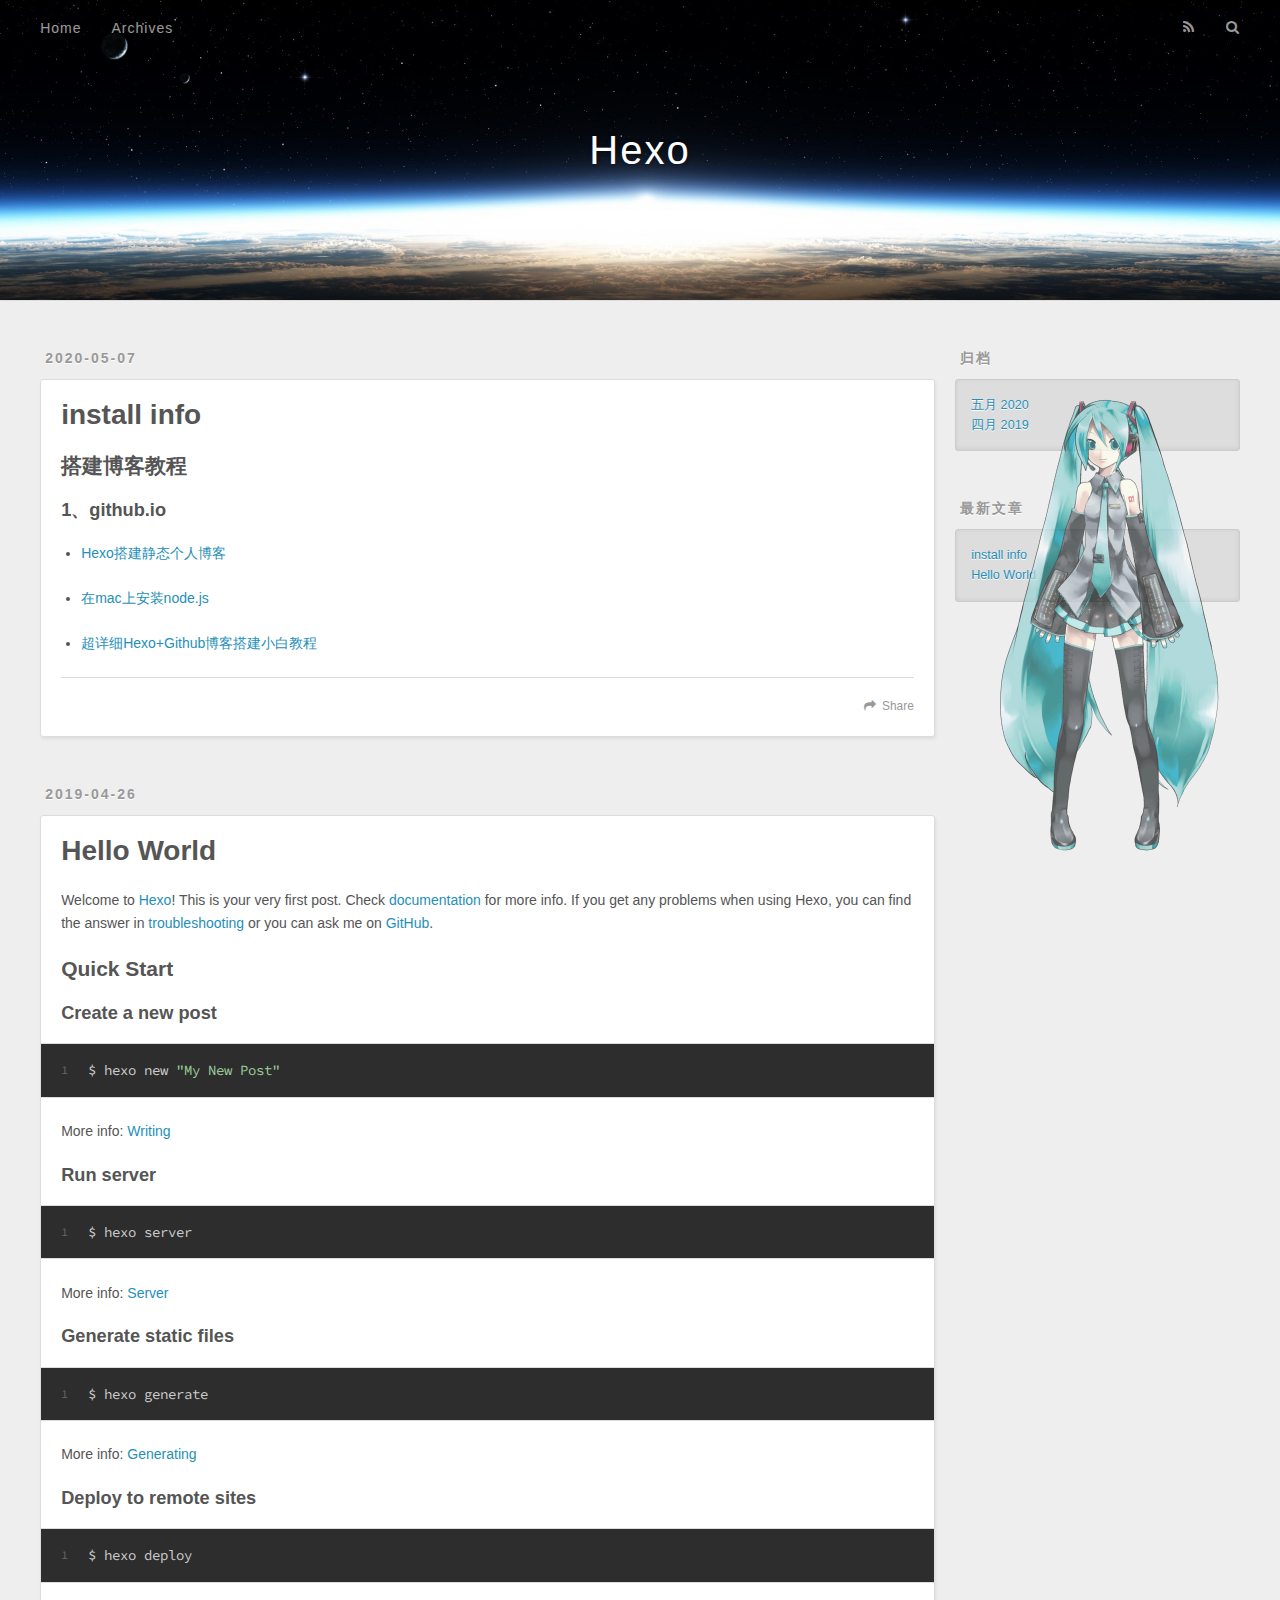
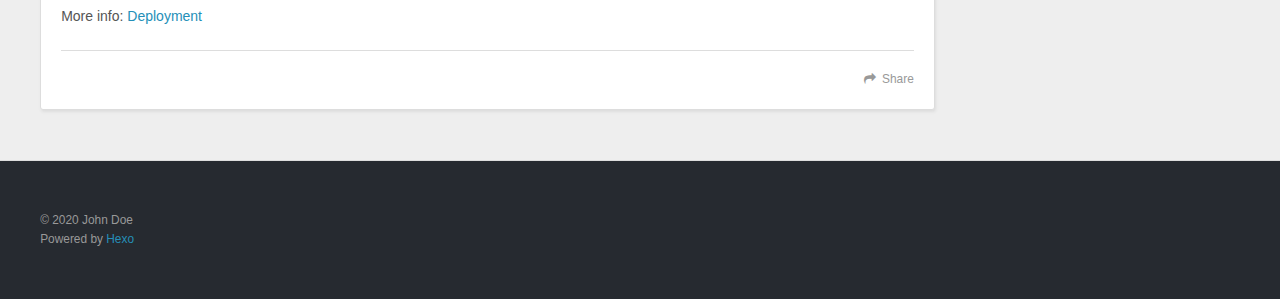
<file: index.html>
<!DOCTYPE html>
<html>
<head><meta name="generator" content="Hexo 3.8.0">
  <meta charset="utf-8">
  

  
  <title>Hexo</title>
  <meta name="viewport" content="width=device-width, initial-scale=1, maximum-scale=1">
  <meta property="og:type" content="website">
<meta property="og:title" content="Hexo">
<meta property="og:url" content="http://yoursite.com/index.html">
<meta property="og:site_name" content="Hexo">
<meta property="og:locale" content="zh-CN">
<meta name="twitter:card" content="summary">
<meta name="twitter:title" content="Hexo">
  
    <link rel="alternate" href="/atom.xml" title="Hexo" type="application/atom+xml">
  
  
    <link rel="icon" href="/favicon.png">
  
  
    <link href="//fonts.googleapis.com/css?family=Source+Code+Pro" rel="stylesheet" type="text/css">
  
  <link rel="stylesheet" href="/css/style.css">
</head>
</html>
<body>
  <div id="container">
    <div id="wrap">
      <header id="header">
  <div id="banner"></div>
  <div id="header-outer" class="outer">
    <div id="header-title" class="inner">
      <h1 id="logo-wrap">
        <a href="/" id="logo">Hexo</a>
      </h1>
      
    </div>
    <div id="header-inner" class="inner">
      <nav id="main-nav">
        <a id="main-nav-toggle" class="nav-icon"></a>
        
          <a class="main-nav-link" href="/">Home</a>
        
          <a class="main-nav-link" href="/archives">Archives</a>
        
      </nav>
      <nav id="sub-nav">
        
          <a id="nav-rss-link" class="nav-icon" href="/atom.xml" title="RSS Feed"></a>
        
        <a id="nav-search-btn" class="nav-icon" title="搜索"></a>
      </nav>
      <div id="search-form-wrap">
        <form action="//google.com/search" method="get" accept-charset="UTF-8" class="search-form"><input type="search" name="q" class="search-form-input" placeholder="Search"><button type="submit" class="search-form-submit">&#xF002;</button><input type="hidden" name="sitesearch" value="http://yoursite.com"></form>
      </div>
    </div>
  </div>
</header>
      <div class="outer">
        <section id="main">
  
    <article id="post-install" class="article article-type-post" itemscope itemprop="blogPost">
  <div class="article-meta">
    <a href="/2020/05/07/install/" class="article-date">
  <time datetime="2020-05-07T07:11:48.000Z" itemprop="datePublished">2020-05-07</time>
</a>
    
  </div>
  <div class="article-inner">
    
    
      <header class="article-header">
        
  
    <h1 itemprop="name">
      <a class="article-title" href="/2020/05/07/install/">install info</a>
    </h1>
  

      </header>
    
    <div class="article-entry" itemprop="articleBody">
      
        <h2 id="搭建博客教程"><a href="#搭建博客教程" class="headerlink" title="搭建博客教程"></a>搭建博客教程</h2><h3 id="1、github-io"><a href="#1、github-io" class="headerlink" title="1、github.io"></a>1、github.io</h3><ul>
<li><p><a href="https://www.jianshu.com/p/821fe67e712b" target="_blank" rel="noopener">Hexo搭建静态个人博客</a></p>
</li>
<li><p><a href="https://www.jianshu.com/p/3b30c4c846d1" target="_blank" rel="noopener">在mac上安装node.js</a></p>
</li>
<li><p><a href="https://zhuanlan.zhihu.com/p/35668237" target="_blank" rel="noopener">超详细Hexo+Github博客搭建小白教程</a></p>
</li>
</ul>

      
    </div>
    <footer class="article-footer">
      <a data-url="http://yoursite.com/2020/05/07/install/" data-id="ck9whpn0m0002ib891kctd5jy" class="article-share-link">Share</a>
      
      
    </footer>
  </div>
  
</article>


  
    <article id="post-hello-world" class="article article-type-post" itemscope itemprop="blogPost">
  <div class="article-meta">
    <a href="/2019/04/26/hello-world/" class="article-date">
  <time datetime="2019-04-26T11:52:46.993Z" itemprop="datePublished">2019-04-26</time>
</a>
    
  </div>
  <div class="article-inner">
    
    
      <header class="article-header">
        
  
    <h1 itemprop="name">
      <a class="article-title" href="/2019/04/26/hello-world/">Hello World</a>
    </h1>
  

      </header>
    
    <div class="article-entry" itemprop="articleBody">
      
        <p>Welcome to <a href="https://hexo.io/" target="_blank" rel="noopener">Hexo</a>! This is your very first post. Check <a href="https://hexo.io/docs/" target="_blank" rel="noopener">documentation</a> for more info. If you get any problems when using Hexo, you can find the answer in <a href="https://hexo.io/docs/troubleshooting.html" target="_blank" rel="noopener">troubleshooting</a> or you can ask me on <a href="https://github.com/hexojs/hexo/issues" target="_blank" rel="noopener">GitHub</a>.</p>
<h2 id="Quick-Start"><a href="#Quick-Start" class="headerlink" title="Quick Start"></a>Quick Start</h2><h3 id="Create-a-new-post"><a href="#Create-a-new-post" class="headerlink" title="Create a new post"></a>Create a new post</h3><figure class="highlight bash"><table><tr><td class="gutter"><pre><span class="line">1</span><br></pre></td><td class="code"><pre><span class="line">$ hexo new <span class="string">"My New Post"</span></span><br></pre></td></tr></table></figure>
<p>More info: <a href="https://hexo.io/docs/writing.html" target="_blank" rel="noopener">Writing</a></p>
<h3 id="Run-server"><a href="#Run-server" class="headerlink" title="Run server"></a>Run server</h3><figure class="highlight bash"><table><tr><td class="gutter"><pre><span class="line">1</span><br></pre></td><td class="code"><pre><span class="line">$ hexo server</span><br></pre></td></tr></table></figure>
<p>More info: <a href="https://hexo.io/docs/server.html" target="_blank" rel="noopener">Server</a></p>
<h3 id="Generate-static-files"><a href="#Generate-static-files" class="headerlink" title="Generate static files"></a>Generate static files</h3><figure class="highlight bash"><table><tr><td class="gutter"><pre><span class="line">1</span><br></pre></td><td class="code"><pre><span class="line">$ hexo generate</span><br></pre></td></tr></table></figure>
<p>More info: <a href="https://hexo.io/docs/generating.html" target="_blank" rel="noopener">Generating</a></p>
<h3 id="Deploy-to-remote-sites"><a href="#Deploy-to-remote-sites" class="headerlink" title="Deploy to remote sites"></a>Deploy to remote sites</h3><figure class="highlight bash"><table><tr><td class="gutter"><pre><span class="line">1</span><br></pre></td><td class="code"><pre><span class="line">$ hexo deploy</span><br></pre></td></tr></table></figure>
<p>More info: <a href="https://hexo.io/docs/deployment.html" target="_blank" rel="noopener">Deployment</a></p>

      
    </div>
    <footer class="article-footer">
      <a data-url="http://yoursite.com/2019/04/26/hello-world/" data-id="ck9whpn0i0001ib89retuya4j" class="article-share-link">Share</a>
      
      
    </footer>
  </div>
  
</article>


  


</section>
        
          <aside id="sidebar">
  
    

  
    

  
    
  
    
  <div class="widget-wrap">
    <h3 class="widget-title">归档</h3>
    <div class="widget">
      <ul class="archive-list"><li class="archive-list-item"><a class="archive-list-link" href="/archives/2020/05/">五月 2020</a></li><li class="archive-list-item"><a class="archive-list-link" href="/archives/2019/04/">四月 2019</a></li></ul>
    </div>
  </div>


  
    
  <div class="widget-wrap">
    <h3 class="widget-title">最新文章</h3>
    <div class="widget">
      <ul>
        
          <li>
            <a href="/2020/05/07/install/">install info</a>
          </li>
        
          <li>
            <a href="/2019/04/26/hello-world/">Hello World</a>
          </li>
        
      </ul>
    </div>
  </div>

  
</aside>
        
      </div>
      <footer id="footer">
  
  <div class="outer">
    <div id="footer-info" class="inner">
      &copy; 2020 John Doe<br>
      Powered by <a href="http://hexo.io/" target="_blank">Hexo</a>
    </div>
  </div>
</footer>

    </div>
    <nav id="mobile-nav">
  
    <a href="/" class="mobile-nav-link">Home</a>
  
    <a href="/archives" class="mobile-nav-link">Archives</a>
  
</nav>
    

<script src="//ajax.googleapis.com/ajax/libs/jquery/2.0.3/jquery.min.js"></script>


  <link rel="stylesheet" href="/fancybox/jquery.fancybox.css">
  <script src="/fancybox/jquery.fancybox.pack.js"></script>


<script src="/js/script.js"></script>



  </div>
<script src="/live2dw/lib/L2Dwidget.min.js?094cbace49a39548bed64abff5988b05"></script><script>L2Dwidget.init({"pluginRootPath":"live2dw/","pluginJsPath":"lib/","pluginModelPath":"assets/","tagMode":false,"log":false,"model":{"jsonPath":"/live2dw/assets/miku.model.json"},"display":{"position":"right","width":350,"height":600},"mobile":{"show":true},"react":{"opacity":0.7}});</script></body>
</html>
</file>
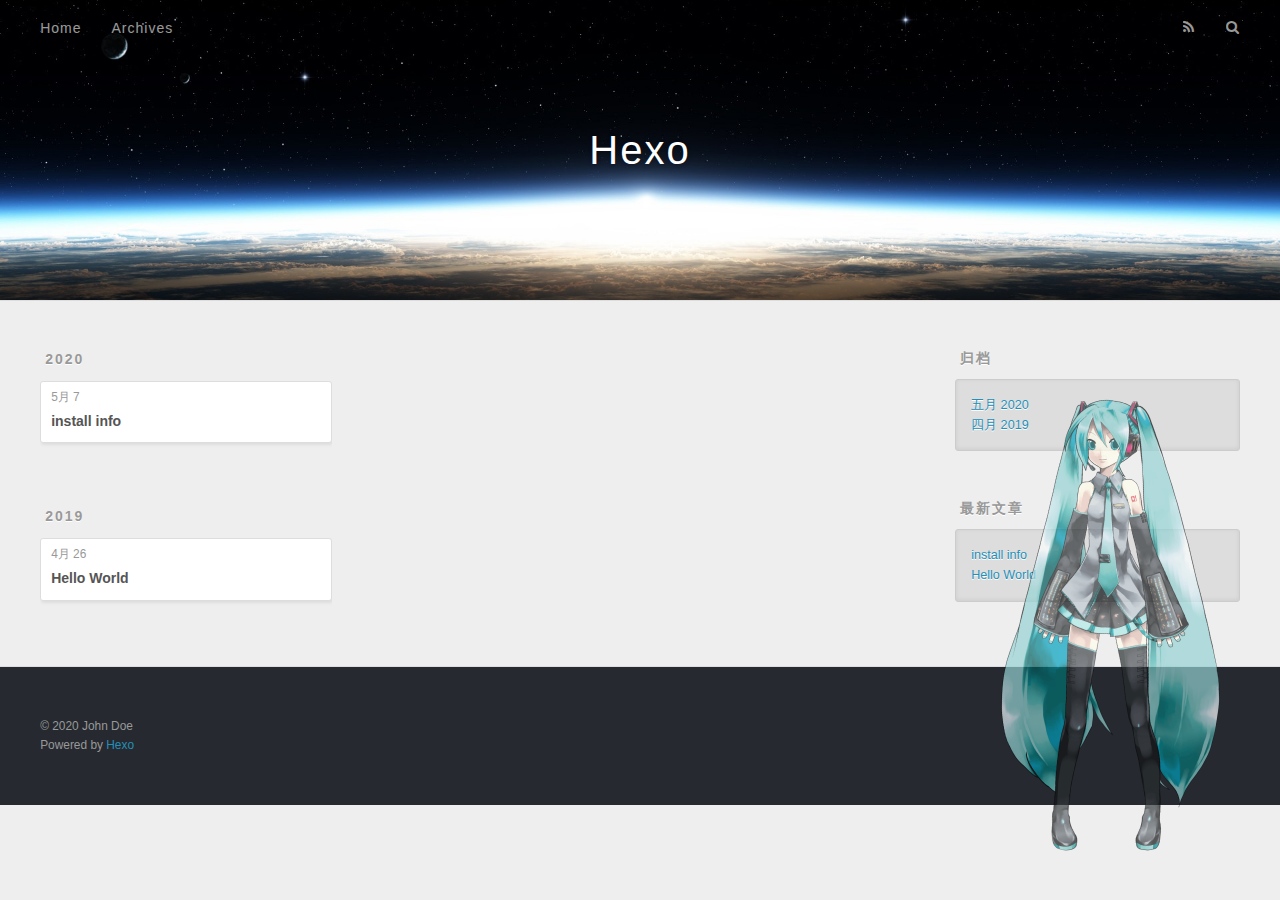
<file: archives/index.html>
<!DOCTYPE html>
<html>
<head><meta name="generator" content="Hexo 3.8.0">
  <meta charset="utf-8">
  

  
  <title>归档 | Hexo</title>
  <meta name="viewport" content="width=device-width, initial-scale=1, maximum-scale=1">
  <meta property="og:type" content="website">
<meta property="og:title" content="Hexo">
<meta property="og:url" content="http://yoursite.com/archives/index.html">
<meta property="og:site_name" content="Hexo">
<meta property="og:locale" content="zh-CN">
<meta name="twitter:card" content="summary">
<meta name="twitter:title" content="Hexo">
  
    <link rel="alternate" href="/atom.xml" title="Hexo" type="application/atom+xml">
  
  
    <link rel="icon" href="/favicon.png">
  
  
    <link href="//fonts.googleapis.com/css?family=Source+Code+Pro" rel="stylesheet" type="text/css">
  
  <link rel="stylesheet" href="/css/style.css">
</head>
</html>
<body>
  <div id="container">
    <div id="wrap">
      <header id="header">
  <div id="banner"></div>
  <div id="header-outer" class="outer">
    <div id="header-title" class="inner">
      <h1 id="logo-wrap">
        <a href="/" id="logo">Hexo</a>
      </h1>
      
    </div>
    <div id="header-inner" class="inner">
      <nav id="main-nav">
        <a id="main-nav-toggle" class="nav-icon"></a>
        
          <a class="main-nav-link" href="/">Home</a>
        
          <a class="main-nav-link" href="/archives">Archives</a>
        
      </nav>
      <nav id="sub-nav">
        
          <a id="nav-rss-link" class="nav-icon" href="/atom.xml" title="RSS Feed"></a>
        
        <a id="nav-search-btn" class="nav-icon" title="搜索"></a>
      </nav>
      <div id="search-form-wrap">
        <form action="//google.com/search" method="get" accept-charset="UTF-8" class="search-form"><input type="search" name="q" class="search-form-input" placeholder="Search"><button type="submit" class="search-form-submit">&#xF002;</button><input type="hidden" name="sitesearch" value="http://yoursite.com"></form>
      </div>
    </div>
  </div>
</header>
      <div class="outer">
        <section id="main">
  
  
    
    
      
      
      <section class="archives-wrap">
        <div class="archive-year-wrap">
          <a href="/archives/2020" class="archive-year">2020</a>
        </div>
        <div class="archives">
    
    <article class="archive-article archive-type-post">
  <div class="archive-article-inner">
    <header class="archive-article-header">
      <a href="/2020/05/07/install/" class="archive-article-date">
  <time datetime="2020-05-07T07:11:48.000Z" itemprop="datePublished">5月 7</time>
</a>
      
  
    <h1 itemprop="name">
      <a class="archive-article-title" href="/2020/05/07/install/">install info</a>
    </h1>
  

    </header>
  </div>
</article>
  
    
    
      
        </div></section>
      
      
      <section class="archives-wrap">
        <div class="archive-year-wrap">
          <a href="/archives/2019" class="archive-year">2019</a>
        </div>
        <div class="archives">
    
    <article class="archive-article archive-type-post">
  <div class="archive-article-inner">
    <header class="archive-article-header">
      <a href="/2019/04/26/hello-world/" class="archive-article-date">
  <time datetime="2019-04-26T11:52:46.993Z" itemprop="datePublished">4月 26</time>
</a>
      
  
    <h1 itemprop="name">
      <a class="archive-article-title" href="/2019/04/26/hello-world/">Hello World</a>
    </h1>
  

    </header>
  </div>
</article>
  
  
    </div></section>
  


</section>
        
          <aside id="sidebar">
  
    

  
    

  
    
  
    
  <div class="widget-wrap">
    <h3 class="widget-title">归档</h3>
    <div class="widget">
      <ul class="archive-list"><li class="archive-list-item"><a class="archive-list-link" href="/archives/2020/05/">五月 2020</a></li><li class="archive-list-item"><a class="archive-list-link" href="/archives/2019/04/">四月 2019</a></li></ul>
    </div>
  </div>


  
    
  <div class="widget-wrap">
    <h3 class="widget-title">最新文章</h3>
    <div class="widget">
      <ul>
        
          <li>
            <a href="/2020/05/07/install/">install info</a>
          </li>
        
          <li>
            <a href="/2019/04/26/hello-world/">Hello World</a>
          </li>
        
      </ul>
    </div>
  </div>

  
</aside>
        
      </div>
      <footer id="footer">
  
  <div class="outer">
    <div id="footer-info" class="inner">
      &copy; 2020 John Doe<br>
      Powered by <a href="http://hexo.io/" target="_blank">Hexo</a>
    </div>
  </div>
</footer>

    </div>
    <nav id="mobile-nav">
  
    <a href="/" class="mobile-nav-link">Home</a>
  
    <a href="/archives" class="mobile-nav-link">Archives</a>
  
</nav>
    

<script src="//ajax.googleapis.com/ajax/libs/jquery/2.0.3/jquery.min.js"></script>


  <link rel="stylesheet" href="/fancybox/jquery.fancybox.css">
  <script src="/fancybox/jquery.fancybox.pack.js"></script>


<script src="/js/script.js"></script>



  </div>
<script src="/live2dw/lib/L2Dwidget.min.js?094cbace49a39548bed64abff5988b05"></script><script>L2Dwidget.init({"pluginRootPath":"live2dw/","pluginJsPath":"lib/","pluginModelPath":"assets/","tagMode":false,"log":false,"model":{"jsonPath":"/live2dw/assets/miku.model.json"},"display":{"position":"right","width":350,"height":600},"mobile":{"show":true},"react":{"opacity":0.7}});</script></body>
</html>
</file>
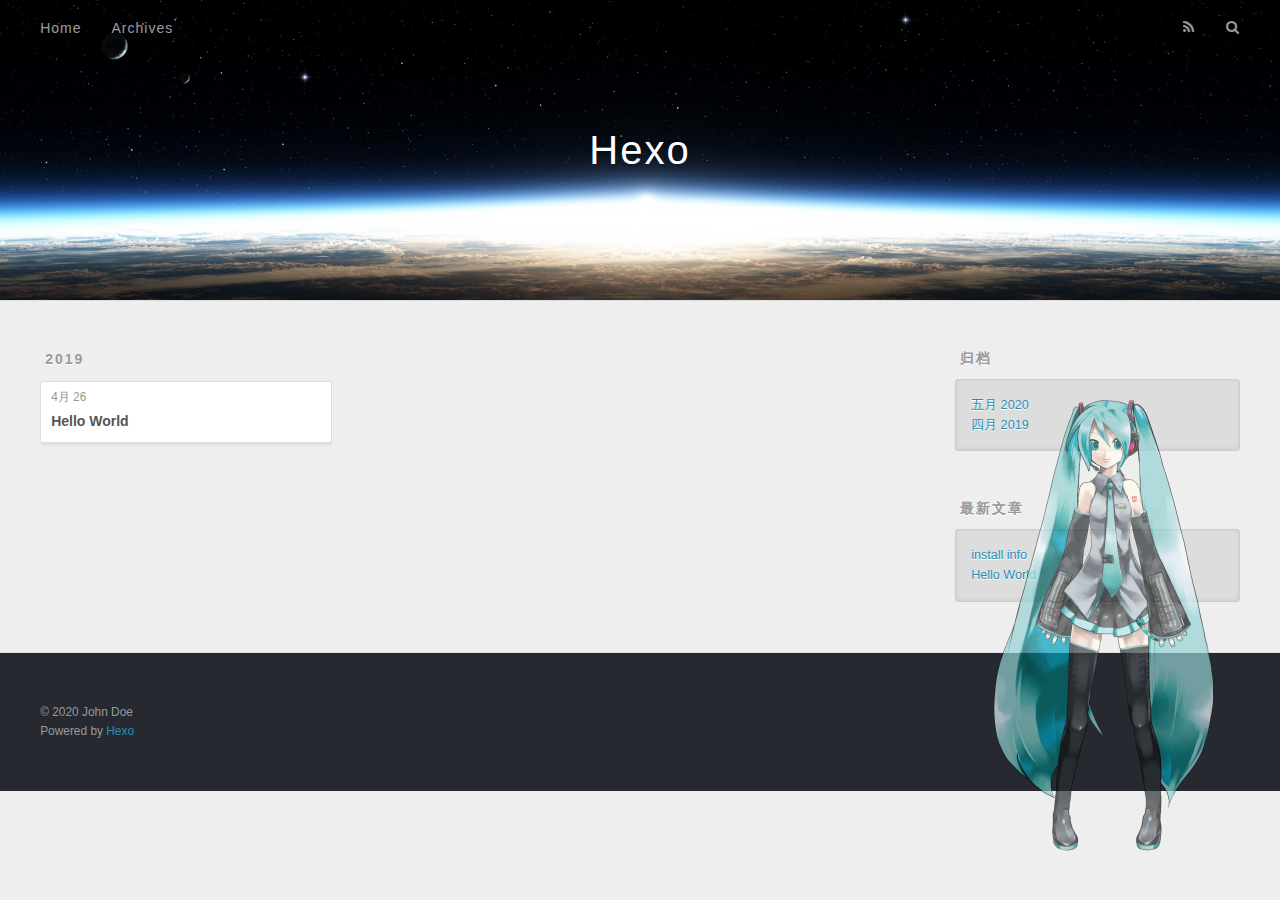
<file: archives/2019/index.html>
<!DOCTYPE html>
<html>
<head><meta name="generator" content="Hexo 3.8.0">
  <meta charset="utf-8">
  

  
  <title>归档: 2019 | Hexo</title>
  <meta name="viewport" content="width=device-width, initial-scale=1, maximum-scale=1">
  <meta property="og:type" content="website">
<meta property="og:title" content="Hexo">
<meta property="og:url" content="http://yoursite.com/archives/2019/index.html">
<meta property="og:site_name" content="Hexo">
<meta property="og:locale" content="zh-CN">
<meta name="twitter:card" content="summary">
<meta name="twitter:title" content="Hexo">
  
    <link rel="alternate" href="/atom.xml" title="Hexo" type="application/atom+xml">
  
  
    <link rel="icon" href="/favicon.png">
  
  
    <link href="//fonts.googleapis.com/css?family=Source+Code+Pro" rel="stylesheet" type="text/css">
  
  <link rel="stylesheet" href="/css/style.css">
</head>
</html>
<body>
  <div id="container">
    <div id="wrap">
      <header id="header">
  <div id="banner"></div>
  <div id="header-outer" class="outer">
    <div id="header-title" class="inner">
      <h1 id="logo-wrap">
        <a href="/" id="logo">Hexo</a>
      </h1>
      
    </div>
    <div id="header-inner" class="inner">
      <nav id="main-nav">
        <a id="main-nav-toggle" class="nav-icon"></a>
        
          <a class="main-nav-link" href="/">Home</a>
        
          <a class="main-nav-link" href="/archives">Archives</a>
        
      </nav>
      <nav id="sub-nav">
        
          <a id="nav-rss-link" class="nav-icon" href="/atom.xml" title="RSS Feed"></a>
        
        <a id="nav-search-btn" class="nav-icon" title="搜索"></a>
      </nav>
      <div id="search-form-wrap">
        <form action="//google.com/search" method="get" accept-charset="UTF-8" class="search-form"><input type="search" name="q" class="search-form-input" placeholder="Search"><button type="submit" class="search-form-submit">&#xF002;</button><input type="hidden" name="sitesearch" value="http://yoursite.com"></form>
      </div>
    </div>
  </div>
</header>
      <div class="outer">
        <section id="main">
  
  
    
    
      
      
      <section class="archives-wrap">
        <div class="archive-year-wrap">
          <a href="/archives/2019" class="archive-year">2019</a>
        </div>
        <div class="archives">
    
    <article class="archive-article archive-type-post">
  <div class="archive-article-inner">
    <header class="archive-article-header">
      <a href="/2019/04/26/hello-world/" class="archive-article-date">
  <time datetime="2019-04-26T11:52:46.993Z" itemprop="datePublished">4月 26</time>
</a>
      
  
    <h1 itemprop="name">
      <a class="archive-article-title" href="/2019/04/26/hello-world/">Hello World</a>
    </h1>
  

    </header>
  </div>
</article>
  
  
    </div></section>
  


</section>
        
          <aside id="sidebar">
  
    

  
    

  
    
  
    
  <div class="widget-wrap">
    <h3 class="widget-title">归档</h3>
    <div class="widget">
      <ul class="archive-list"><li class="archive-list-item"><a class="archive-list-link" href="/archives/2020/05/">五月 2020</a></li><li class="archive-list-item"><a class="archive-list-link" href="/archives/2019/04/">四月 2019</a></li></ul>
    </div>
  </div>


  
    
  <div class="widget-wrap">
    <h3 class="widget-title">最新文章</h3>
    <div class="widget">
      <ul>
        
          <li>
            <a href="/2020/05/07/install/">install info</a>
          </li>
        
          <li>
            <a href="/2019/04/26/hello-world/">Hello World</a>
          </li>
        
      </ul>
    </div>
  </div>

  
</aside>
        
      </div>
      <footer id="footer">
  
  <div class="outer">
    <div id="footer-info" class="inner">
      &copy; 2020 John Doe<br>
      Powered by <a href="http://hexo.io/" target="_blank">Hexo</a>
    </div>
  </div>
</footer>

    </div>
    <nav id="mobile-nav">
  
    <a href="/" class="mobile-nav-link">Home</a>
  
    <a href="/archives" class="mobile-nav-link">Archives</a>
  
</nav>
    

<script src="//ajax.googleapis.com/ajax/libs/jquery/2.0.3/jquery.min.js"></script>


  <link rel="stylesheet" href="/fancybox/jquery.fancybox.css">
  <script src="/fancybox/jquery.fancybox.pack.js"></script>


<script src="/js/script.js"></script>



  </div>
<script src="/live2dw/lib/L2Dwidget.min.js?094cbace49a39548bed64abff5988b05"></script><script>L2Dwidget.init({"pluginRootPath":"live2dw/","pluginJsPath":"lib/","pluginModelPath":"assets/","tagMode":false,"log":false,"model":{"jsonPath":"/live2dw/assets/miku.model.json"},"display":{"position":"right","width":350,"height":600},"mobile":{"show":true},"react":{"opacity":0.7}});</script></body>
</html>
</file>
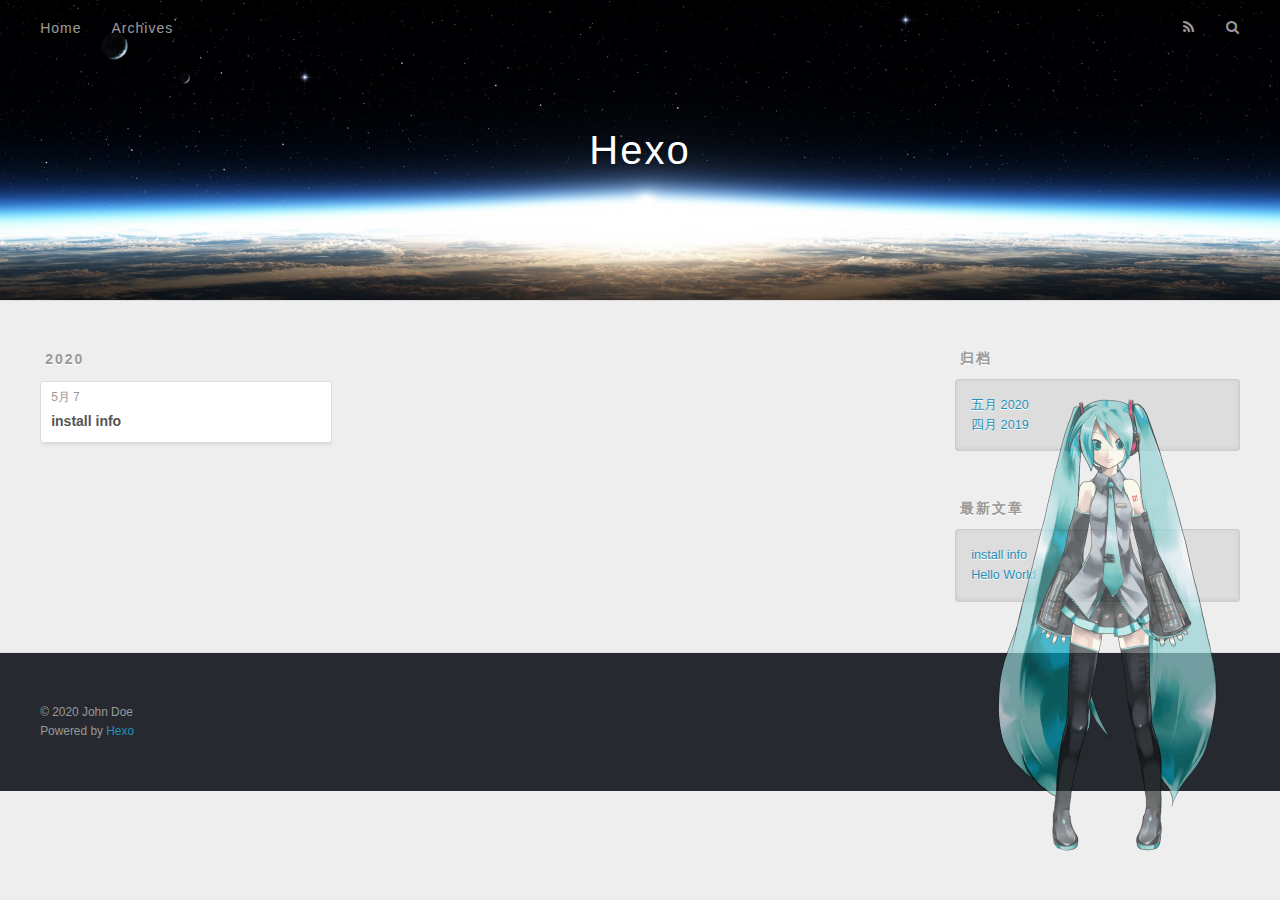
<file: archives/2020/index.html>
<!DOCTYPE html>
<html>
<head><meta name="generator" content="Hexo 3.8.0">
  <meta charset="utf-8">
  

  
  <title>归档: 2020 | Hexo</title>
  <meta name="viewport" content="width=device-width, initial-scale=1, maximum-scale=1">
  <meta property="og:type" content="website">
<meta property="og:title" content="Hexo">
<meta property="og:url" content="http://yoursite.com/archives/2020/index.html">
<meta property="og:site_name" content="Hexo">
<meta property="og:locale" content="zh-CN">
<meta name="twitter:card" content="summary">
<meta name="twitter:title" content="Hexo">
  
    <link rel="alternate" href="/atom.xml" title="Hexo" type="application/atom+xml">
  
  
    <link rel="icon" href="/favicon.png">
  
  
    <link href="//fonts.googleapis.com/css?family=Source+Code+Pro" rel="stylesheet" type="text/css">
  
  <link rel="stylesheet" href="/css/style.css">
</head>
</html>
<body>
  <div id="container">
    <div id="wrap">
      <header id="header">
  <div id="banner"></div>
  <div id="header-outer" class="outer">
    <div id="header-title" class="inner">
      <h1 id="logo-wrap">
        <a href="/" id="logo">Hexo</a>
      </h1>
      
    </div>
    <div id="header-inner" class="inner">
      <nav id="main-nav">
        <a id="main-nav-toggle" class="nav-icon"></a>
        
          <a class="main-nav-link" href="/">Home</a>
        
          <a class="main-nav-link" href="/archives">Archives</a>
        
      </nav>
      <nav id="sub-nav">
        
          <a id="nav-rss-link" class="nav-icon" href="/atom.xml" title="RSS Feed"></a>
        
        <a id="nav-search-btn" class="nav-icon" title="搜索"></a>
      </nav>
      <div id="search-form-wrap">
        <form action="//google.com/search" method="get" accept-charset="UTF-8" class="search-form"><input type="search" name="q" class="search-form-input" placeholder="Search"><button type="submit" class="search-form-submit">&#xF002;</button><input type="hidden" name="sitesearch" value="http://yoursite.com"></form>
      </div>
    </div>
  </div>
</header>
      <div class="outer">
        <section id="main">
  
  
    
    
      
      
      <section class="archives-wrap">
        <div class="archive-year-wrap">
          <a href="/archives/2020" class="archive-year">2020</a>
        </div>
        <div class="archives">
    
    <article class="archive-article archive-type-post">
  <div class="archive-article-inner">
    <header class="archive-article-header">
      <a href="/2020/05/07/install/" class="archive-article-date">
  <time datetime="2020-05-07T07:11:48.000Z" itemprop="datePublished">5月 7</time>
</a>
      
  
    <h1 itemprop="name">
      <a class="archive-article-title" href="/2020/05/07/install/">install info</a>
    </h1>
  

    </header>
  </div>
</article>
  
  
    </div></section>
  


</section>
        
          <aside id="sidebar">
  
    

  
    

  
    
  
    
  <div class="widget-wrap">
    <h3 class="widget-title">归档</h3>
    <div class="widget">
      <ul class="archive-list"><li class="archive-list-item"><a class="archive-list-link" href="/archives/2020/05/">五月 2020</a></li><li class="archive-list-item"><a class="archive-list-link" href="/archives/2019/04/">四月 2019</a></li></ul>
    </div>
  </div>


  
    
  <div class="widget-wrap">
    <h3 class="widget-title">最新文章</h3>
    <div class="widget">
      <ul>
        
          <li>
            <a href="/2020/05/07/install/">install info</a>
          </li>
        
          <li>
            <a href="/2019/04/26/hello-world/">Hello World</a>
          </li>
        
      </ul>
    </div>
  </div>

  
</aside>
        
      </div>
      <footer id="footer">
  
  <div class="outer">
    <div id="footer-info" class="inner">
      &copy; 2020 John Doe<br>
      Powered by <a href="http://hexo.io/" target="_blank">Hexo</a>
    </div>
  </div>
</footer>

    </div>
    <nav id="mobile-nav">
  
    <a href="/" class="mobile-nav-link">Home</a>
  
    <a href="/archives" class="mobile-nav-link">Archives</a>
  
</nav>
    

<script src="//ajax.googleapis.com/ajax/libs/jquery/2.0.3/jquery.min.js"></script>


  <link rel="stylesheet" href="/fancybox/jquery.fancybox.css">
  <script src="/fancybox/jquery.fancybox.pack.js"></script>


<script src="/js/script.js"></script>



  </div>
<script src="/live2dw/lib/L2Dwidget.min.js?094cbace49a39548bed64abff5988b05"></script><script>L2Dwidget.init({"pluginRootPath":"live2dw/","pluginJsPath":"lib/","pluginModelPath":"assets/","tagMode":false,"log":false,"model":{"jsonPath":"/live2dw/assets/miku.model.json"},"display":{"position":"right","width":350,"height":600},"mobile":{"show":true},"react":{"opacity":0.7}});</script></body>
</html>
</file>
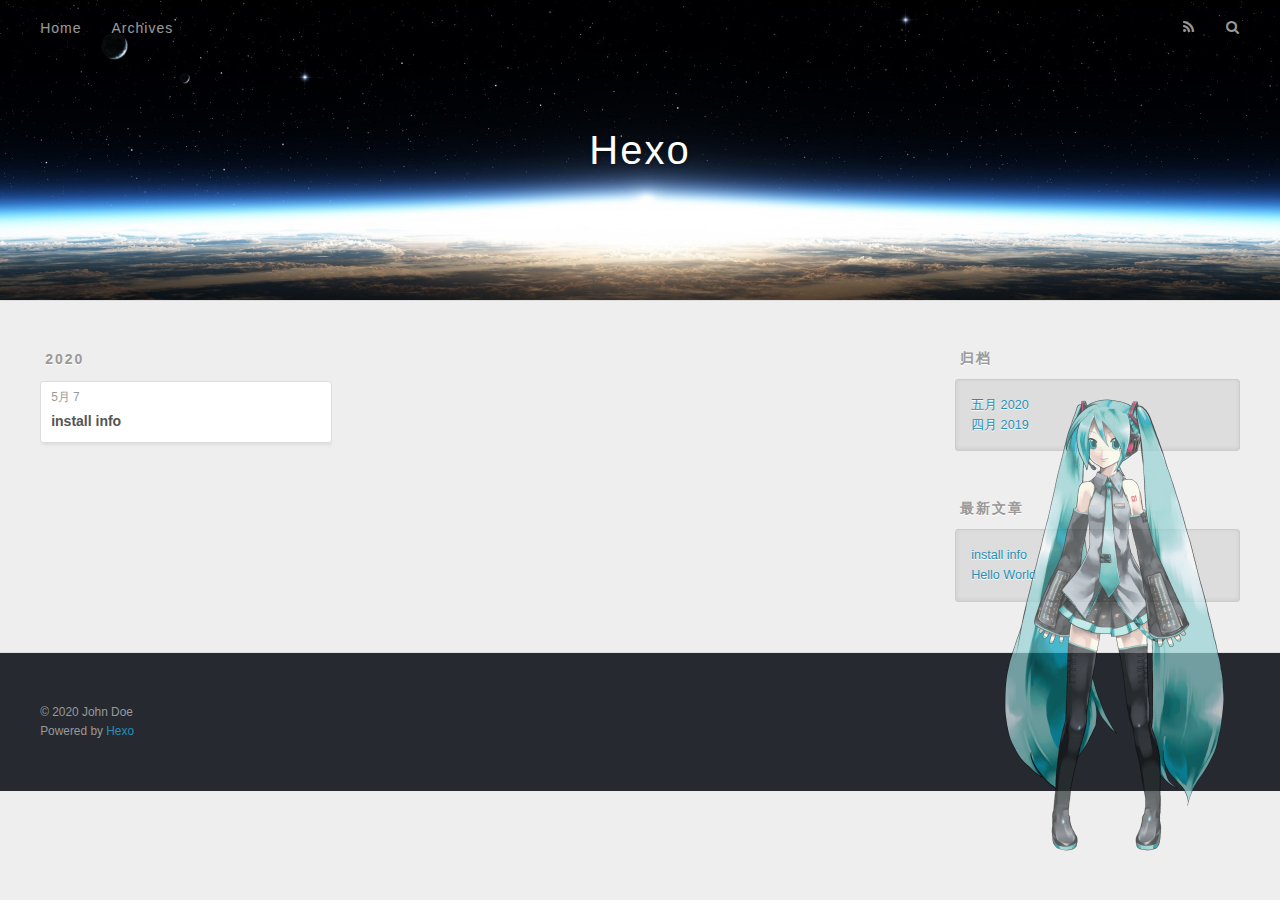
<file: archives/2020/05/index.html>
<!DOCTYPE html>
<html>
<head><meta name="generator" content="Hexo 3.8.0">
  <meta charset="utf-8">
  

  
  <title>归档: 2020/5 | Hexo</title>
  <meta name="viewport" content="width=device-width, initial-scale=1, maximum-scale=1">
  <meta property="og:type" content="website">
<meta property="og:title" content="Hexo">
<meta property="og:url" content="http://yoursite.com/archives/2020/05/index.html">
<meta property="og:site_name" content="Hexo">
<meta property="og:locale" content="zh-CN">
<meta name="twitter:card" content="summary">
<meta name="twitter:title" content="Hexo">
  
    <link rel="alternate" href="/atom.xml" title="Hexo" type="application/atom+xml">
  
  
    <link rel="icon" href="/favicon.png">
  
  
    <link href="//fonts.googleapis.com/css?family=Source+Code+Pro" rel="stylesheet" type="text/css">
  
  <link rel="stylesheet" href="/css/style.css">
</head>
</html>
<body>
  <div id="container">
    <div id="wrap">
      <header id="header">
  <div id="banner"></div>
  <div id="header-outer" class="outer">
    <div id="header-title" class="inner">
      <h1 id="logo-wrap">
        <a href="/" id="logo">Hexo</a>
      </h1>
      
    </div>
    <div id="header-inner" class="inner">
      <nav id="main-nav">
        <a id="main-nav-toggle" class="nav-icon"></a>
        
          <a class="main-nav-link" href="/">Home</a>
        
          <a class="main-nav-link" href="/archives">Archives</a>
        
      </nav>
      <nav id="sub-nav">
        
          <a id="nav-rss-link" class="nav-icon" href="/atom.xml" title="RSS Feed"></a>
        
        <a id="nav-search-btn" class="nav-icon" title="搜索"></a>
      </nav>
      <div id="search-form-wrap">
        <form action="//google.com/search" method="get" accept-charset="UTF-8" class="search-form"><input type="search" name="q" class="search-form-input" placeholder="Search"><button type="submit" class="search-form-submit">&#xF002;</button><input type="hidden" name="sitesearch" value="http://yoursite.com"></form>
      </div>
    </div>
  </div>
</header>
      <div class="outer">
        <section id="main">
  
  
    
    
      
      
      <section class="archives-wrap">
        <div class="archive-year-wrap">
          <a href="/archives/2020" class="archive-year">2020</a>
        </div>
        <div class="archives">
    
    <article class="archive-article archive-type-post">
  <div class="archive-article-inner">
    <header class="archive-article-header">
      <a href="/2020/05/07/install/" class="archive-article-date">
  <time datetime="2020-05-07T07:11:48.000Z" itemprop="datePublished">5月 7</time>
</a>
      
  
    <h1 itemprop="name">
      <a class="archive-article-title" href="/2020/05/07/install/">install info</a>
    </h1>
  

    </header>
  </div>
</article>
  
  
    </div></section>
  


</section>
        
          <aside id="sidebar">
  
    

  
    

  
    
  
    
  <div class="widget-wrap">
    <h3 class="widget-title">归档</h3>
    <div class="widget">
      <ul class="archive-list"><li class="archive-list-item"><a class="archive-list-link" href="/archives/2020/05/">五月 2020</a></li><li class="archive-list-item"><a class="archive-list-link" href="/archives/2019/04/">四月 2019</a></li></ul>
    </div>
  </div>


  
    
  <div class="widget-wrap">
    <h3 class="widget-title">最新文章</h3>
    <div class="widget">
      <ul>
        
          <li>
            <a href="/2020/05/07/install/">install info</a>
          </li>
        
          <li>
            <a href="/2019/04/26/hello-world/">Hello World</a>
          </li>
        
      </ul>
    </div>
  </div>

  
</aside>
        
      </div>
      <footer id="footer">
  
  <div class="outer">
    <div id="footer-info" class="inner">
      &copy; 2020 John Doe<br>
      Powered by <a href="http://hexo.io/" target="_blank">Hexo</a>
    </div>
  </div>
</footer>

    </div>
    <nav id="mobile-nav">
  
    <a href="/" class="mobile-nav-link">Home</a>
  
    <a href="/archives" class="mobile-nav-link">Archives</a>
  
</nav>
    

<script src="//ajax.googleapis.com/ajax/libs/jquery/2.0.3/jquery.min.js"></script>


  <link rel="stylesheet" href="/fancybox/jquery.fancybox.css">
  <script src="/fancybox/jquery.fancybox.pack.js"></script>


<script src="/js/script.js"></script>



  </div>
<script src="/live2dw/lib/L2Dwidget.min.js?094cbace49a39548bed64abff5988b05"></script><script>L2Dwidget.init({"pluginRootPath":"live2dw/","pluginJsPath":"lib/","pluginModelPath":"assets/","tagMode":false,"log":false,"model":{"jsonPath":"/live2dw/assets/miku.model.json"},"display":{"position":"right","width":350,"height":600},"mobile":{"show":true},"react":{"opacity":0.7}});</script></body>
</html>
</file>
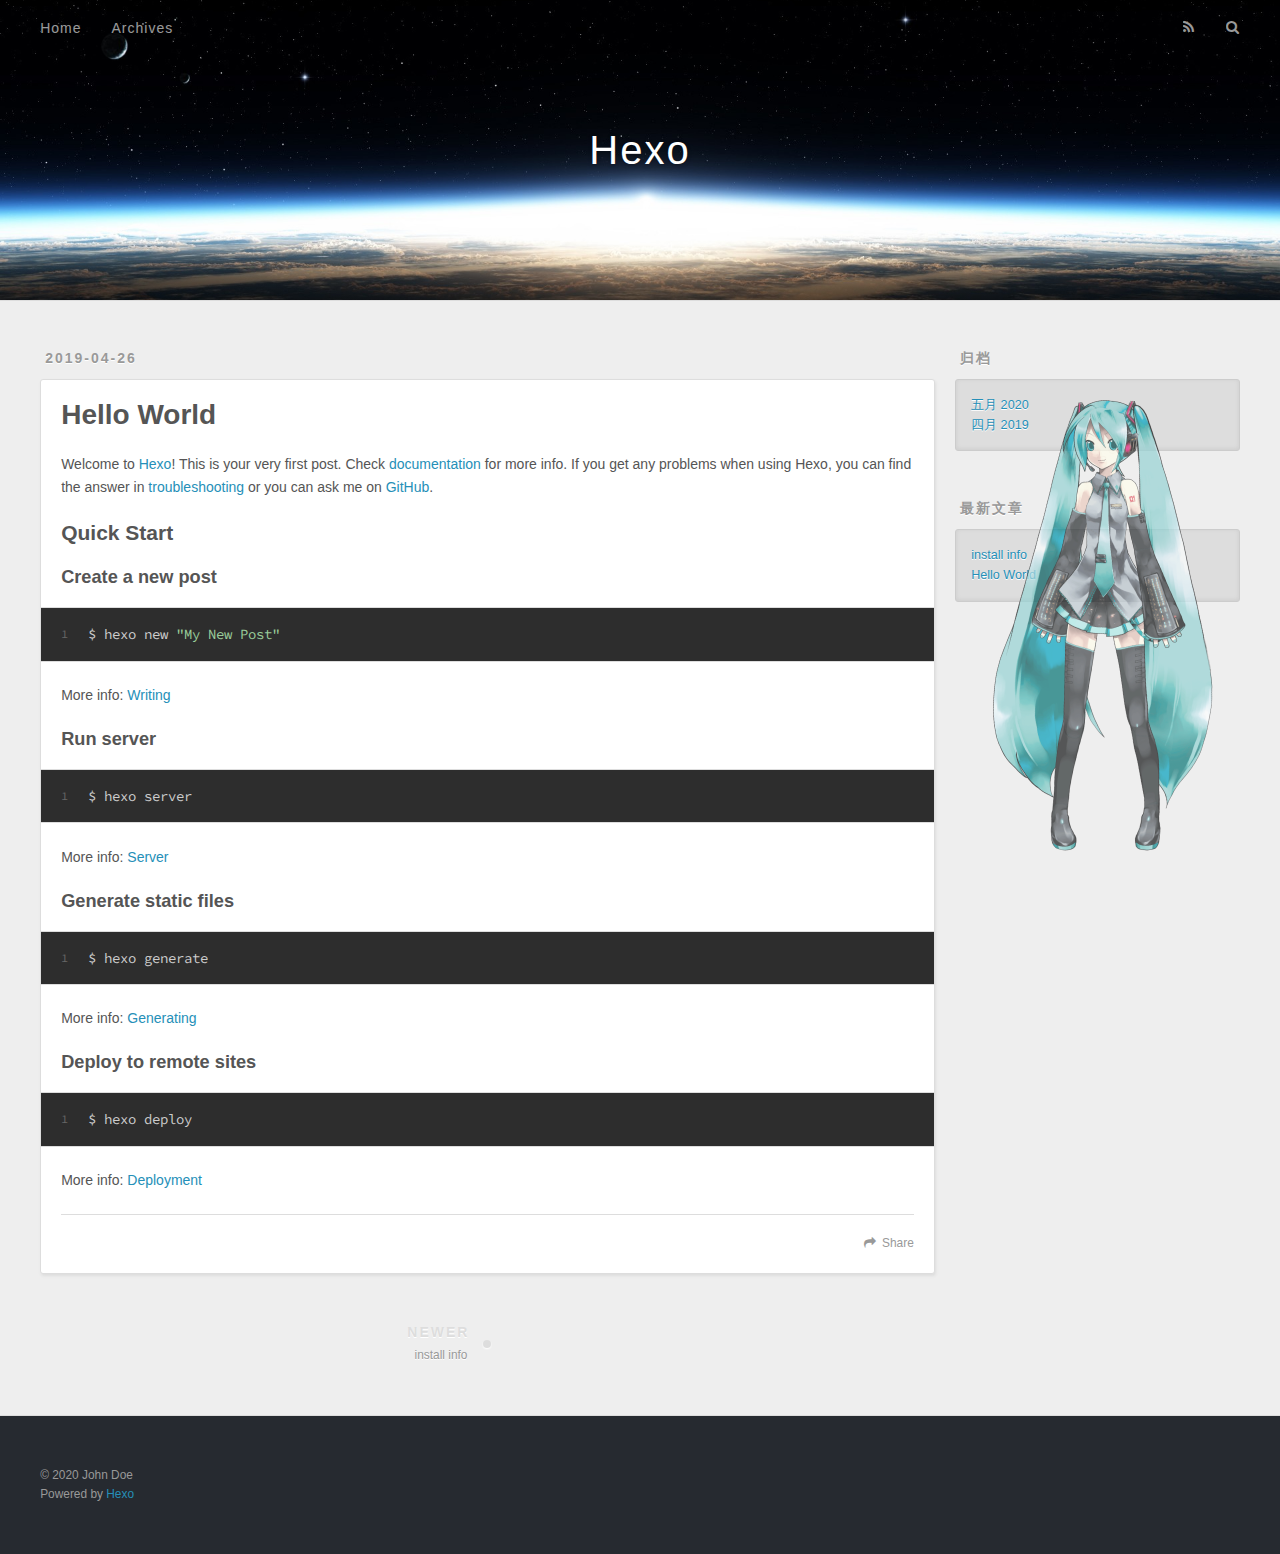
<file: 2019/04/26/hello-world/index.html>
<!DOCTYPE html>
<html>
<head><meta name="generator" content="Hexo 3.8.0">
  <meta charset="utf-8">
  

  
  <title>Hello World | Hexo</title>
  <meta name="viewport" content="width=device-width, initial-scale=1, maximum-scale=1">
  <meta name="description" content="Welcome to Hexo! This is your very first post. Check documentation for more info. If you get any problems when using Hexo, you can find the answer in troubleshooting or you can ask me on GitHub. Quick">
<meta property="og:type" content="article">
<meta property="og:title" content="Hello World">
<meta property="og:url" content="http://yoursite.com/2019/04/26/hello-world/index.html">
<meta property="og:site_name" content="Hexo">
<meta property="og:description" content="Welcome to Hexo! This is your very first post. Check documentation for more info. If you get any problems when using Hexo, you can find the answer in troubleshooting or you can ask me on GitHub. Quick">
<meta property="og:locale" content="zh-CN">
<meta property="og:updated_time" content="2019-04-26T11:52:46.993Z">
<meta name="twitter:card" content="summary">
<meta name="twitter:title" content="Hello World">
<meta name="twitter:description" content="Welcome to Hexo! This is your very first post. Check documentation for more info. If you get any problems when using Hexo, you can find the answer in troubleshooting or you can ask me on GitHub. Quick">
  
    <link rel="alternate" href="/atom.xml" title="Hexo" type="application/atom+xml">
  
  
    <link rel="icon" href="/favicon.png">
  
  
    <link href="//fonts.googleapis.com/css?family=Source+Code+Pro" rel="stylesheet" type="text/css">
  
  <link rel="stylesheet" href="/css/style.css">
</head>
</html>
<body>
  <div id="container">
    <div id="wrap">
      <header id="header">
  <div id="banner"></div>
  <div id="header-outer" class="outer">
    <div id="header-title" class="inner">
      <h1 id="logo-wrap">
        <a href="/" id="logo">Hexo</a>
      </h1>
      
    </div>
    <div id="header-inner" class="inner">
      <nav id="main-nav">
        <a id="main-nav-toggle" class="nav-icon"></a>
        
          <a class="main-nav-link" href="/">Home</a>
        
          <a class="main-nav-link" href="/archives">Archives</a>
        
      </nav>
      <nav id="sub-nav">
        
          <a id="nav-rss-link" class="nav-icon" href="/atom.xml" title="RSS Feed"></a>
        
        <a id="nav-search-btn" class="nav-icon" title="搜索"></a>
      </nav>
      <div id="search-form-wrap">
        <form action="//google.com/search" method="get" accept-charset="UTF-8" class="search-form"><input type="search" name="q" class="search-form-input" placeholder="Search"><button type="submit" class="search-form-submit">&#xF002;</button><input type="hidden" name="sitesearch" value="http://yoursite.com"></form>
      </div>
    </div>
  </div>
</header>
      <div class="outer">
        <section id="main"><article id="post-hello-world" class="article article-type-post" itemscope itemprop="blogPost">
  <div class="article-meta">
    <a href="/2019/04/26/hello-world/" class="article-date">
  <time datetime="2019-04-26T11:52:46.993Z" itemprop="datePublished">2019-04-26</time>
</a>
    
  </div>
  <div class="article-inner">
    
    
      <header class="article-header">
        
  
    <h1 class="article-title" itemprop="name">
      Hello World
    </h1>
  

      </header>
    
    <div class="article-entry" itemprop="articleBody">
      
        <p>Welcome to <a href="https://hexo.io/" target="_blank" rel="noopener">Hexo</a>! This is your very first post. Check <a href="https://hexo.io/docs/" target="_blank" rel="noopener">documentation</a> for more info. If you get any problems when using Hexo, you can find the answer in <a href="https://hexo.io/docs/troubleshooting.html" target="_blank" rel="noopener">troubleshooting</a> or you can ask me on <a href="https://github.com/hexojs/hexo/issues" target="_blank" rel="noopener">GitHub</a>.</p>
<h2 id="Quick-Start"><a href="#Quick-Start" class="headerlink" title="Quick Start"></a>Quick Start</h2><h3 id="Create-a-new-post"><a href="#Create-a-new-post" class="headerlink" title="Create a new post"></a>Create a new post</h3><figure class="highlight bash"><table><tr><td class="gutter"><pre><span class="line">1</span><br></pre></td><td class="code"><pre><span class="line">$ hexo new <span class="string">"My New Post"</span></span><br></pre></td></tr></table></figure>
<p>More info: <a href="https://hexo.io/docs/writing.html" target="_blank" rel="noopener">Writing</a></p>
<h3 id="Run-server"><a href="#Run-server" class="headerlink" title="Run server"></a>Run server</h3><figure class="highlight bash"><table><tr><td class="gutter"><pre><span class="line">1</span><br></pre></td><td class="code"><pre><span class="line">$ hexo server</span><br></pre></td></tr></table></figure>
<p>More info: <a href="https://hexo.io/docs/server.html" target="_blank" rel="noopener">Server</a></p>
<h3 id="Generate-static-files"><a href="#Generate-static-files" class="headerlink" title="Generate static files"></a>Generate static files</h3><figure class="highlight bash"><table><tr><td class="gutter"><pre><span class="line">1</span><br></pre></td><td class="code"><pre><span class="line">$ hexo generate</span><br></pre></td></tr></table></figure>
<p>More info: <a href="https://hexo.io/docs/generating.html" target="_blank" rel="noopener">Generating</a></p>
<h3 id="Deploy-to-remote-sites"><a href="#Deploy-to-remote-sites" class="headerlink" title="Deploy to remote sites"></a>Deploy to remote sites</h3><figure class="highlight bash"><table><tr><td class="gutter"><pre><span class="line">1</span><br></pre></td><td class="code"><pre><span class="line">$ hexo deploy</span><br></pre></td></tr></table></figure>
<p>More info: <a href="https://hexo.io/docs/deployment.html" target="_blank" rel="noopener">Deployment</a></p>

      
    </div>
    <footer class="article-footer">
      <a data-url="http://yoursite.com/2019/04/26/hello-world/" data-id="ck9whpn0i0001ib89retuya4j" class="article-share-link">Share</a>
      
      
    </footer>
  </div>
  
    
<nav id="article-nav">
  
    <a href="/2020/05/07/install/" id="article-nav-newer" class="article-nav-link-wrap">
      <strong class="article-nav-caption">Newer</strong>
      <div class="article-nav-title">
        
          install info
        
      </div>
    </a>
  
  
</nav>

  
</article>

</section>
        
          <aside id="sidebar">
  
    

  
    

  
    
  
    
  <div class="widget-wrap">
    <h3 class="widget-title">归档</h3>
    <div class="widget">
      <ul class="archive-list"><li class="archive-list-item"><a class="archive-list-link" href="/archives/2020/05/">五月 2020</a></li><li class="archive-list-item"><a class="archive-list-link" href="/archives/2019/04/">四月 2019</a></li></ul>
    </div>
  </div>


  
    
  <div class="widget-wrap">
    <h3 class="widget-title">最新文章</h3>
    <div class="widget">
      <ul>
        
          <li>
            <a href="/2020/05/07/install/">install info</a>
          </li>
        
          <li>
            <a href="/2019/04/26/hello-world/">Hello World</a>
          </li>
        
      </ul>
    </div>
  </div>

  
</aside>
        
      </div>
      <footer id="footer">
  
  <div class="outer">
    <div id="footer-info" class="inner">
      &copy; 2020 John Doe<br>
      Powered by <a href="http://hexo.io/" target="_blank">Hexo</a>
    </div>
  </div>
</footer>

    </div>
    <nav id="mobile-nav">
  
    <a href="/" class="mobile-nav-link">Home</a>
  
    <a href="/archives" class="mobile-nav-link">Archives</a>
  
</nav>
    

<script src="//ajax.googleapis.com/ajax/libs/jquery/2.0.3/jquery.min.js"></script>


  <link rel="stylesheet" href="/fancybox/jquery.fancybox.css">
  <script src="/fancybox/jquery.fancybox.pack.js"></script>


<script src="/js/script.js"></script>



  </div>
<script src="/live2dw/lib/L2Dwidget.min.js?094cbace49a39548bed64abff5988b05"></script><script>L2Dwidget.init({"pluginRootPath":"live2dw/","pluginJsPath":"lib/","pluginModelPath":"assets/","tagMode":false,"log":false,"model":{"jsonPath":"/live2dw/assets/miku.model.json"},"display":{"position":"right","width":350,"height":600},"mobile":{"show":true},"react":{"opacity":0.7}});</script></body>
</html>
</file>
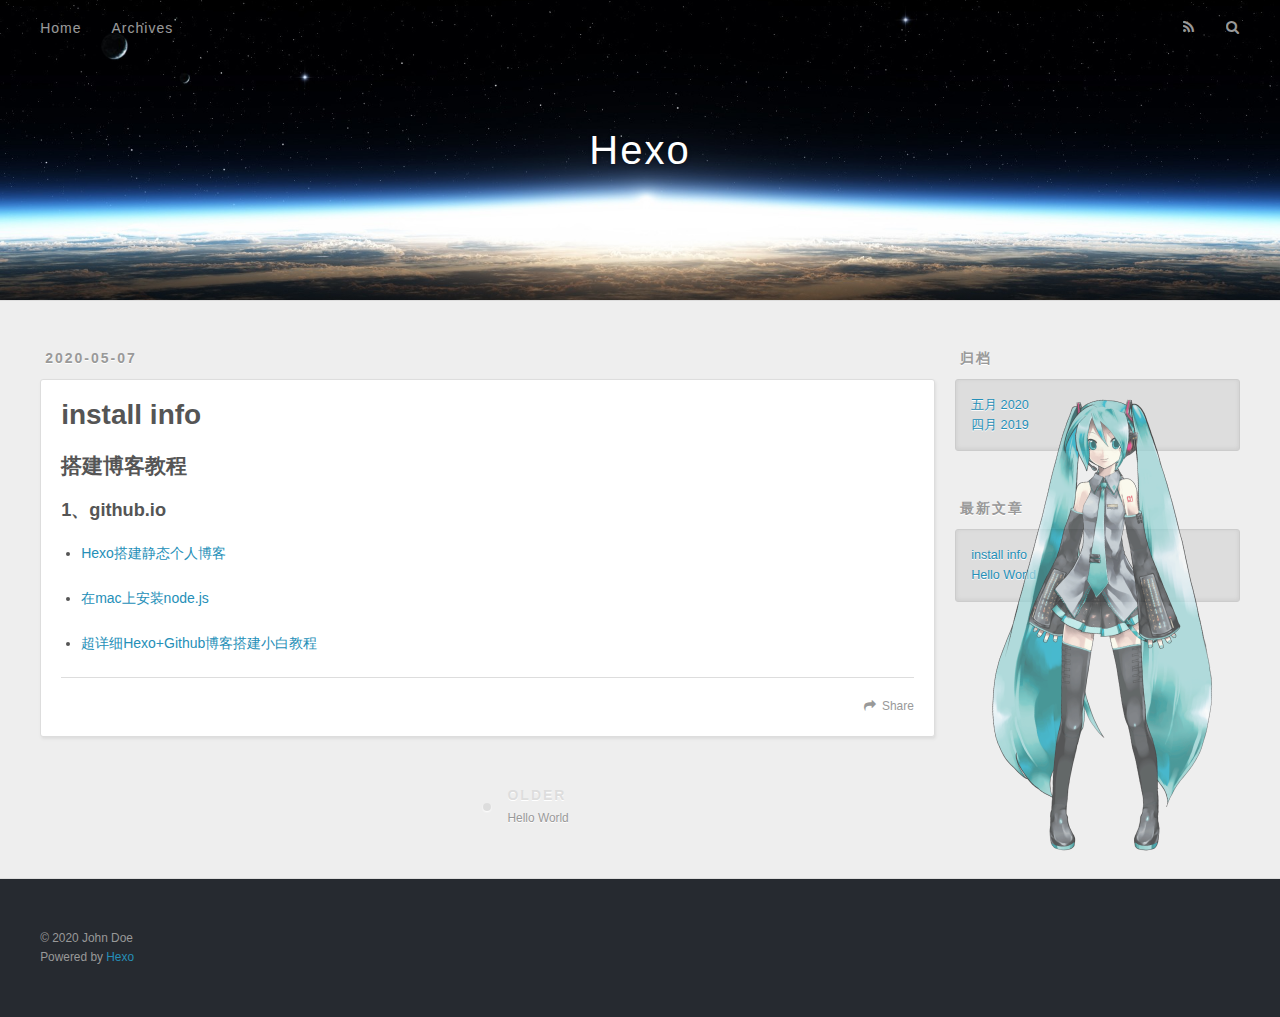
<file: 2020/05/07/install/index.html>
<!DOCTYPE html>
<html>
<head><meta name="generator" content="Hexo 3.8.0">
  <meta charset="utf-8">
  

  
  <title>install info | Hexo</title>
  <meta name="viewport" content="width=device-width, initial-scale=1, maximum-scale=1">
  <meta name="description" content="搭建博客教程1、github.io Hexo搭建静态个人博客  在mac上安装node.js  超详细Hexo+Github博客搭建小白教程">
<meta property="og:type" content="article">
<meta property="og:title" content="install info">
<meta property="og:url" content="http://yoursite.com/2020/05/07/install/index.html">
<meta property="og:site_name" content="Hexo">
<meta property="og:description" content="搭建博客教程1、github.io Hexo搭建静态个人博客  在mac上安装node.js  超详细Hexo+Github博客搭建小白教程">
<meta property="og:locale" content="zh-CN">
<meta property="og:updated_time" content="2020-05-07T07:59:38.381Z">
<meta name="twitter:card" content="summary">
<meta name="twitter:title" content="install info">
<meta name="twitter:description" content="搭建博客教程1、github.io Hexo搭建静态个人博客  在mac上安装node.js  超详细Hexo+Github博客搭建小白教程">
  
    <link rel="alternate" href="/atom.xml" title="Hexo" type="application/atom+xml">
  
  
    <link rel="icon" href="/favicon.png">
  
  
    <link href="//fonts.googleapis.com/css?family=Source+Code+Pro" rel="stylesheet" type="text/css">
  
  <link rel="stylesheet" href="/css/style.css">
</head>
</html>
<body>
  <div id="container">
    <div id="wrap">
      <header id="header">
  <div id="banner"></div>
  <div id="header-outer" class="outer">
    <div id="header-title" class="inner">
      <h1 id="logo-wrap">
        <a href="/" id="logo">Hexo</a>
      </h1>
      
    </div>
    <div id="header-inner" class="inner">
      <nav id="main-nav">
        <a id="main-nav-toggle" class="nav-icon"></a>
        
          <a class="main-nav-link" href="/">Home</a>
        
          <a class="main-nav-link" href="/archives">Archives</a>
        
      </nav>
      <nav id="sub-nav">
        
          <a id="nav-rss-link" class="nav-icon" href="/atom.xml" title="RSS Feed"></a>
        
        <a id="nav-search-btn" class="nav-icon" title="搜索"></a>
      </nav>
      <div id="search-form-wrap">
        <form action="//google.com/search" method="get" accept-charset="UTF-8" class="search-form"><input type="search" name="q" class="search-form-input" placeholder="Search"><button type="submit" class="search-form-submit">&#xF002;</button><input type="hidden" name="sitesearch" value="http://yoursite.com"></form>
      </div>
    </div>
  </div>
</header>
      <div class="outer">
        <section id="main"><article id="post-install" class="article article-type-post" itemscope itemprop="blogPost">
  <div class="article-meta">
    <a href="/2020/05/07/install/" class="article-date">
  <time datetime="2020-05-07T07:11:48.000Z" itemprop="datePublished">2020-05-07</time>
</a>
    
  </div>
  <div class="article-inner">
    
    
      <header class="article-header">
        
  
    <h1 class="article-title" itemprop="name">
      install info
    </h1>
  

      </header>
    
    <div class="article-entry" itemprop="articleBody">
      
        <h2 id="搭建博客教程"><a href="#搭建博客教程" class="headerlink" title="搭建博客教程"></a>搭建博客教程</h2><h3 id="1、github-io"><a href="#1、github-io" class="headerlink" title="1、github.io"></a>1、github.io</h3><ul>
<li><p><a href="https://www.jianshu.com/p/821fe67e712b" target="_blank" rel="noopener">Hexo搭建静态个人博客</a></p>
</li>
<li><p><a href="https://www.jianshu.com/p/3b30c4c846d1" target="_blank" rel="noopener">在mac上安装node.js</a></p>
</li>
<li><p><a href="https://zhuanlan.zhihu.com/p/35668237" target="_blank" rel="noopener">超详细Hexo+Github博客搭建小白教程</a></p>
</li>
</ul>

      
    </div>
    <footer class="article-footer">
      <a data-url="http://yoursite.com/2020/05/07/install/" data-id="ck9whpn0m0002ib891kctd5jy" class="article-share-link">Share</a>
      
      
    </footer>
  </div>
  
    
<nav id="article-nav">
  
  
    <a href="/2019/04/26/hello-world/" id="article-nav-older" class="article-nav-link-wrap">
      <strong class="article-nav-caption">Older</strong>
      <div class="article-nav-title">Hello World</div>
    </a>
  
</nav>

  
</article>

</section>
        
          <aside id="sidebar">
  
    

  
    

  
    
  
    
  <div class="widget-wrap">
    <h3 class="widget-title">归档</h3>
    <div class="widget">
      <ul class="archive-list"><li class="archive-list-item"><a class="archive-list-link" href="/archives/2020/05/">五月 2020</a></li><li class="archive-list-item"><a class="archive-list-link" href="/archives/2019/04/">四月 2019</a></li></ul>
    </div>
  </div>


  
    
  <div class="widget-wrap">
    <h3 class="widget-title">最新文章</h3>
    <div class="widget">
      <ul>
        
          <li>
            <a href="/2020/05/07/install/">install info</a>
          </li>
        
          <li>
            <a href="/2019/04/26/hello-world/">Hello World</a>
          </li>
        
      </ul>
    </div>
  </div>

  
</aside>
        
      </div>
      <footer id="footer">
  
  <div class="outer">
    <div id="footer-info" class="inner">
      &copy; 2020 John Doe<br>
      Powered by <a href="http://hexo.io/" target="_blank">Hexo</a>
    </div>
  </div>
</footer>

    </div>
    <nav id="mobile-nav">
  
    <a href="/" class="mobile-nav-link">Home</a>
  
    <a href="/archives" class="mobile-nav-link">Archives</a>
  
</nav>
    

<script src="//ajax.googleapis.com/ajax/libs/jquery/2.0.3/jquery.min.js"></script>


  <link rel="stylesheet" href="/fancybox/jquery.fancybox.css">
  <script src="/fancybox/jquery.fancybox.pack.js"></script>


<script src="/js/script.js"></script>



  </div>
<script src="/live2dw/lib/L2Dwidget.min.js?094cbace49a39548bed64abff5988b05"></script><script>L2Dwidget.init({"pluginRootPath":"live2dw/","pluginJsPath":"lib/","pluginModelPath":"assets/","tagMode":false,"log":false,"model":{"jsonPath":"/live2dw/assets/miku.model.json"},"display":{"position":"right","width":350,"height":600},"mobile":{"show":true},"react":{"opacity":0.7}});</script></body>
</html>
</file>
<file: css/style.css>
body {
  width: 100%;
}
body:before,
body:after {
  content: "";
  display: table;
}
body:after {
  clear: both;
}
html,
body,
div,
span,
applet,
object,
iframe,
h1,
h2,
h3,
h4,
h5,
h6,
p,
blockquote,
pre,
a,
abbr,
acronym,
address,
big,
cite,
code,
del,
dfn,
em,
img,
ins,
kbd,
q,
s,
samp,
small,
strike,
strong,
sub,
sup,
tt,
var,
dl,
dt,
dd,
ol,
ul,
li,
fieldset,
form,
label,
legend,
table,
caption,
tbody,
tfoot,
thead,
tr,
th,
td {
  margin: 0;
  padding: 0;
  border: 0;
  outline: 0;
  font-weight: inherit;
  font-style: inherit;
  font-family: inherit;
  font-size: 100%;
  vertical-align: baseline;
}
body {
  line-height: 1;
  color: #000;
  background: #fff;
}
ol,
ul {
  list-style: none;
}
table {
  border-collapse: separate;
  border-spacing: 0;
  vertical-align: middle;
}
caption,
th,
td {
  text-align: left;
  font-weight: normal;
  vertical-align: middle;
}
a img {
  border: none;
}
input,
button {
  margin: 0;
  padding: 0;
}
input::-moz-focus-inner,
button::-moz-focus-inner {
  border: 0;
  padding: 0;
}
@font-face {
  font-family: FontAwesome;
  font-style: normal;
  font-weight: normal;
  src: url("fonts/fontawesome-webfont.eot?v=#4.0.3");
  src: url("fonts/fontawesome-webfont.eot?#iefix&v=#4.0.3") format("embedded-opentype"), url("fonts/fontawesome-webfont.woff?v=#4.0.3") format("woff"), url("fonts/fontawesome-webfont.ttf?v=#4.0.3") format("truetype"), url("fonts/fontawesome-webfont.svg#fontawesomeregular?v=#4.0.3") format("svg");
}
html,
body,
#container {
  height: 100%;
}
body {
  background: #eee;
  font: 14px -apple-system, BlinkMacSystemFont, "Segoe UI", "Roboto", "Oxygen", "Ubuntu", "Cantarell", "Fira Sans", "Droid Sans", "Helvetica Neue", sans-serif;
  -webkit-text-size-adjust: 100%;
}
.outer {
  max-width: 1220px;
  margin: 0 auto;
  padding: 0 20px;
}
.outer:before,
.outer:after {
  content: "";
  display: table;
}
.outer:after {
  clear: both;
}
.inner {
  display: inline;
  float: left;
  width: 98.33333333333333%;
  margin: 0 0.833333333333333%;
}
.left,
.alignleft {
  float: left;
}
.right,
.alignright {
  float: right;
}
.clear {
  clear: both;
}
#container {
  position: relative;
}
.mobile-nav-on {
  overflow: hidden;
}
#wrap {
  height: 100%;
  width: 100%;
  position: absolute;
  top: 0;
  left: 0;
  -webkit-transition: 0.2s ease-out;
  -moz-transition: 0.2s ease-out;
  -ms-transition: 0.2s ease-out;
  transition: 0.2s ease-out;
  z-index: 1;
  background: #eee;
}
.mobile-nav-on #wrap {
  left: 280px;
}
@media screen and (min-width: 768px) {
  #main {
    display: inline;
    float: left;
    width: 73.33333333333333%;
    margin: 0 0.833333333333333%;
  }
}
.article-date,
.article-category-link,
.archive-year,
.widget-title {
  text-decoration: none;
  text-transform: uppercase;
  letter-spacing: 2px;
  color: #999;
  margin-bottom: 1em;
  margin-left: 5px;
  line-height: 1em;
  text-shadow: 0 1px #fff;
  font-weight: bold;
}
.article-inner,
.archive-article-inner {
  background: #fff;
  -webkit-box-shadow: 1px 2px 3px #ddd;
  box-shadow: 1px 2px 3px #ddd;
  border: 1px solid #ddd;
  border-radius: 3px;
}
.article-entry h1,
.widget h1 {
  font-size: 2em;
}
.article-entry h2,
.widget h2 {
  font-size: 1.5em;
}
.article-entry h3,
.widget h3 {
  font-size: 1.3em;
}
.article-entry h4,
.widget h4 {
  font-size: 1.2em;
}
.article-entry h5,
.widget h5 {
  font-size: 1em;
}
.article-entry h6,
.widget h6 {
  font-size: 1em;
  color: #999;
}
.article-entry hr,
.widget hr {
  border: 1px dashed #ddd;
}
.article-entry strong,
.widget strong {
  font-weight: bold;
}
.article-entry em,
.widget em,
.article-entry cite,
.widget cite {
  font-style: italic;
}
.article-entry sup,
.widget sup,
.article-entry sub,
.widget sub {
  font-size: 0.75em;
  line-height: 0;
  position: relative;
  vertical-align: baseline;
}
.article-entry sup,
.widget sup {
  top: -0.5em;
}
.article-entry sub,
.widget sub {
  bottom: -0.2em;
}
.article-entry small,
.widget small {
  font-size: 0.85em;
}
.article-entry acronym,
.widget acronym,
.article-entry abbr,
.widget abbr {
  border-bottom: 1px dotted;
}
.article-entry ul,
.widget ul,
.article-entry ol,
.widget ol,
.article-entry dl,
.widget dl {
  margin: 0 20px;
  line-height: 1.6em;
}
.article-entry ul ul,
.widget ul ul,
.article-entry ol ul,
.widget ol ul,
.article-entry ul ol,
.widget ul ol,
.article-entry ol ol,
.widget ol ol {
  margin-top: 0;
  margin-bottom: 0;
}
.article-entry ul,
.widget ul {
  list-style: disc;
}
.article-entry ol,
.widget ol {
  list-style: decimal;
}
.article-entry dt,
.widget dt {
  font-weight: bold;
}
#header {
  height: 300px;
  position: relative;
  border-bottom: 1px solid #ddd;
}
#header:before,
#header:after {
  content: "";
  position: absolute;
  left: 0;
  right: 0;
  height: 40px;
}
#header:before {
  top: 0;
  background: -webkit-linear-gradient(rgba(0,0,0,0.2), transparent);
  background: -moz-linear-gradient(rgba(0,0,0,0.2), transparent);
  background: -ms-linear-gradient(rgba(0,0,0,0.2), transparent);
  background: linear-gradient(rgba(0,0,0,0.2), transparent);
}
#header:after {
  bottom: 0;
  background: -webkit-linear-gradient(transparent, rgba(0,0,0,0.2));
  background: -moz-linear-gradient(transparent, rgba(0,0,0,0.2));
  background: -ms-linear-gradient(transparent, rgba(0,0,0,0.2));
  background: linear-gradient(transparent, rgba(0,0,0,0.2));
}
#header-outer {
  height: 100%;
  position: relative;
}
#header-inner {
  position: relative;
  overflow: hidden;
}
#banner {
  position: absolute;
  top: 0;
  left: 0;
  width: 100%;
  height: 100%;
  background: url("images/banner.jpg") center #000;
  -webkit-background-size: cover;
  -moz-background-size: cover;
  background-size: cover;
  z-index: -1;
}
#header-title {
  text-align: center;
  height: 40px;
  position: absolute;
  top: 50%;
  left: 0;
  margin-top: -20px;
}
#logo,
#subtitle {
  text-decoration: none;
  color: #fff;
  font-weight: 300;
  text-shadow: 0 1px 4px rgba(0,0,0,0.3);
}
#logo {
  font-size: 40px;
  line-height: 40px;
  letter-spacing: 2px;
}
#subtitle {
  font-size: 16px;
  line-height: 16px;
  letter-spacing: 1px;
}
#subtitle-wrap {
  margin-top: 16px;
}
#main-nav {
  float: left;
  margin-left: -15px;
}
.nav-icon,
.main-nav-link {
  float: left;
  color: #fff;
  opacity: 0.6;
  text-decoration: none;
  text-shadow: 0 1px rgba(0,0,0,0.2);
  -webkit-transition: opacity 0.2s;
  -moz-transition: opacity 0.2s;
  -ms-transition: opacity 0.2s;
  transition: opacity 0.2s;
  display: block;
  padding: 20px 15px;
}
.nav-icon:hover,
.main-nav-link:hover {
  opacity: 1;
}
.nav-icon {
  font-family: FontAwesome;
  text-align: center;
  font-size: 14px;
  width: 14px;
  height: 14px;
  padding: 20px 15px;
  position: relative;
  cursor: pointer;
}
.main-nav-link {
  font-weight: 300;
  letter-spacing: 1px;
}
@media screen and (max-width: 479px) {
  .main-nav-link {
    display: none;
  }
}
#main-nav-toggle {
  display: none;
}
#main-nav-toggle:before {
  content: "\f0c9";
}
@media screen and (max-width: 479px) {
  #main-nav-toggle {
    display: block;
  }
}
#sub-nav {
  float: right;
  margin-right: -15px;
}
#nav-rss-link:before {
  content: "\f09e";
}
#nav-search-btn:before {
  content: "\f002";
}
#search-form-wrap {
  position: absolute;
  top: 15px;
  width: 150px;
  height: 30px;
  right: -150px;
  opacity: 0;
  -webkit-transition: 0.2s ease-out;
  -moz-transition: 0.2s ease-out;
  -ms-transition: 0.2s ease-out;
  transition: 0.2s ease-out;
}
#search-form-wrap.on {
  opacity: 1;
  right: 0;
}
@media screen and (max-width: 479px) {
  #search-form-wrap {
    width: 100%;
    right: -100%;
  }
}
.search-form {
  position: absolute;
  top: 0;
  left: 0;
  right: 0;
  background: #fff;
  padding: 5px 15px;
  border-radius: 15px;
  -webkit-box-shadow: 0 0 10px rgba(0,0,0,0.3);
  box-shadow: 0 0 10px rgba(0,0,0,0.3);
}
.search-form-input {
  border: none;
  background: none;
  color: #555;
  width: 100%;
  font: 13px -apple-system, BlinkMacSystemFont, "Segoe UI", "Roboto", "Oxygen", "Ubuntu", "Cantarell", "Fira Sans", "Droid Sans", "Helvetica Neue", sans-serif;
  outline: none;
}
.search-form-input::-webkit-search-results-decoration,
.search-form-input::-webkit-search-cancel-button {
  -webkit-appearance: none;
}
.search-form-submit {
  position: absolute;
  top: 50%;
  right: 10px;
  margin-top: -7px;
  font: 13px FontAwesome;
  border: none;
  background: none;
  color: #bbb;
  cursor: pointer;
}
.search-form-submit:hover,
.search-form-submit:focus {
  color: #777;
}
.article {
  margin: 50px 0;
}
.article-inner {
  overflow: hidden;
}
.article-meta:before,
.article-meta:after {
  content: "";
  display: table;
}
.article-meta:after {
  clear: both;
}
.article-date {
  float: left;
}
.article-category {
  float: left;
  line-height: 1em;
  color: #ccc;
  text-shadow: 0 1px #fff;
  margin-left: 8px;
}
.article-category:before {
  content: "\2022";
}
.article-category-link {
  margin: 0 12px 1em;
}
.article-header {
  padding: 20px 20px 0;
}
.article-title {
  text-decoration: none;
  font-size: 2em;
  font-weight: bold;
  color: #555;
  line-height: 1.1em;
  -webkit-transition: color 0.2s;
  -moz-transition: color 0.2s;
  -ms-transition: color 0.2s;
  transition: color 0.2s;
}
a.article-title:hover {
  color: #258fb8;
}
.article-entry {
  color: #555;
  padding: 0 20px;
}
.article-entry:before,
.article-entry:after {
  content: "";
  display: table;
}
.article-entry:after {
  clear: both;
}
.article-entry p,
.article-entry table {
  line-height: 1.6em;
  margin: 1.6em 0;
}
.article-entry h1,
.article-entry h2,
.article-entry h3,
.article-entry h4,
.article-entry h5,
.article-entry h6 {
  font-weight: bold;
}
.article-entry h1,
.article-entry h2,
.article-entry h3,
.article-entry h4,
.article-entry h5,
.article-entry h6 {
  line-height: 1.1em;
  margin: 1.1em 0;
}
.article-entry a {
  color: #258fb8;
  text-decoration: none;
}
.article-entry a:hover {
  text-decoration: underline;
}
.article-entry ul,
.article-entry ol,
.article-entry dl {
  margin-top: 1.6em;
  margin-bottom: 1.6em;
}
.article-entry img,
.article-entry video {
  max-width: 100%;
  height: auto;
  display: block;
  margin: auto;
}
.article-entry iframe {
  border: none;
}
.article-entry table {
  width: 100%;
  border-collapse: collapse;
  border-spacing: 0;
}
.article-entry th {
  font-weight: bold;
  border-bottom: 3px solid #ddd;
  padding-bottom: 0.5em;
}
.article-entry td {
  border-bottom: 1px solid #ddd;
  padding: 10px 0;
}
.article-entry blockquote {
  font-family: Georgia, "Times New Roman", serif;
  font-size: 1.4em;
  margin: 1.6em 20px;
  text-align: center;
}
.article-entry blockquote footer {
  font-size: 14px;
  margin: 1.6em 0;
  font-family: -apple-system, BlinkMacSystemFont, "Segoe UI", "Roboto", "Oxygen", "Ubuntu", "Cantarell", "Fira Sans", "Droid Sans", "Helvetica Neue", sans-serif;
}
.article-entry blockquote footer cite:before {
  content: "—";
  padding: 0 0.5em;
}
.article-entry .pullquote {
  text-align: left;
  width: 45%;
  margin: 0;
}
.article-entry .pullquote.left {
  margin-left: 0.5em;
  margin-right: 1em;
}
.article-entry .pullquote.right {
  margin-right: 0.5em;
  margin-left: 1em;
}
.article-entry .caption {
  color: #999;
  display: block;
  font-size: 0.9em;
  margin-top: 0.5em;
  position: relative;
  text-align: center;
}
.article-entry .video-container {
  position: relative;
  padding-top: 56.25%;
  height: 0;
  overflow: hidden;
}
.article-entry .video-container iframe,
.article-entry .video-container object,
.article-entry .video-container embed {
  position: absolute;
  top: 0;
  left: 0;
  width: 100%;
  height: 100%;
  margin-top: 0;
}
.article-more-link a {
  display: inline-block;
  line-height: 1em;
  padding: 6px 15px;
  border-radius: 15px;
  background: #eee;
  color: #999;
  text-shadow: 0 1px #fff;
  text-decoration: none;
}
.article-more-link a:hover {
  background: #258fb8;
  color: #fff;
  text-decoration: none;
  text-shadow: 0 1px #1e7293;
}
.article-footer {
  font-size: 0.85em;
  line-height: 1.6em;
  border-top: 1px solid #ddd;
  padding-top: 1.6em;
  margin: 0 20px 20px;
}
.article-footer:before,
.article-footer:after {
  content: "";
  display: table;
}
.article-footer:after {
  clear: both;
}
.article-footer a {
  color: #999;
  text-decoration: none;
}
.article-footer a:hover {
  color: #555;
}
.article-tag-list-item {
  float: left;
  margin-right: 10px;
}
.article-tag-list-link:before {
  content: "#";
}
.article-comment-link {
  float: right;
}
.article-comment-link:before {
  content: "\f075";
  font-family: FontAwesome;
  padding-right: 8px;
}
.article-share-link {
  cursor: pointer;
  float: right;
  margin-left: 20px;
}
.article-share-link:before {
  content: "\f064";
  font-family: FontAwesome;
  padding-right: 6px;
}
#article-nav {
  position: relative;
}
#article-nav:before,
#article-nav:after {
  content: "";
  display: table;
}
#article-nav:after {
  clear: both;
}
@media screen and (min-width: 768px) {
  #article-nav {
    margin: 50px 0;
  }
  #article-nav:before {
    width: 8px;
    height: 8px;
    position: absolute;
    top: 50%;
    left: 50%;
    margin-top: -4px;
    margin-left: -4px;
    content: "";
    border-radius: 50%;
    background: #ddd;
    -webkit-box-shadow: 0 1px 2px #fff;
    box-shadow: 0 1px 2px #fff;
  }
}
.article-nav-link-wrap {
  text-decoration: none;
  text-shadow: 0 1px #fff;
  color: #999;
  -webkit-box-sizing: border-box;
  -moz-box-sizing: border-box;
  box-sizing: border-box;
  margin-top: 50px;
  text-align: center;
  display: block;
}
.article-nav-link-wrap:hover {
  color: #555;
}
@media screen and (min-width: 768px) {
  .article-nav-link-wrap {
    width: 50%;
    margin-top: 0;
  }
}
@media screen and (min-width: 768px) {
  #article-nav-newer {
    float: left;
    text-align: right;
    padding-right: 20px;
  }
}
@media screen and (min-width: 768px) {
  #article-nav-older {
    float: right;
    text-align: left;
    padding-left: 20px;
  }
}
.article-nav-caption {
  text-transform: uppercase;
  letter-spacing: 2px;
  color: #ddd;
  line-height: 1em;
  font-weight: bold;
}
#article-nav-newer .article-nav-caption {
  margin-right: -2px;
}
.article-nav-title {
  font-size: 0.85em;
  line-height: 1.6em;
  margin-top: 0.5em;
}
.article-share-box {
  position: absolute;
  display: none;
  background: #fff;
  -webkit-box-shadow: 1px 2px 10px rgba(0,0,0,0.2);
  box-shadow: 1px 2px 10px rgba(0,0,0,0.2);
  border-radius: 3px;
  margin-left: -145px;
  overflow: hidden;
  z-index: 1;
}
.article-share-box.on {
  display: block;
}
.article-share-input {
  width: 100%;
  background: none;
  -webkit-box-sizing: border-box;
  -moz-box-sizing: border-box;
  box-sizing: border-box;
  font: 14px -apple-system, BlinkMacSystemFont, "Segoe UI", "Roboto", "Oxygen", "Ubuntu", "Cantarell", "Fira Sans", "Droid Sans", "Helvetica Neue", sans-serif;
  padding: 0 15px;
  color: #555;
  outline: none;
  border: 1px solid #ddd;
  border-radius: 3px 3px 0 0;
  height: 36px;
  line-height: 36px;
}
.article-share-links {
  background: #eee;
}
.article-share-links:before,
.article-share-links:after {
  content: "";
  display: table;
}
.article-share-links:after {
  clear: both;
}
.article-share-twitter,
.article-share-facebook,
.article-share-pinterest,
.article-share-google {
  width: 50px;
  height: 36px;
  display: block;
  float: left;
  position: relative;
  color: #999;
  text-shadow: 0 1px #fff;
}
.article-share-twitter:before,
.article-share-facebook:before,
.article-share-pinterest:before,
.article-share-google:before {
  font-size: 20px;
  font-family: FontAwesome;
  width: 20px;
  height: 20px;
  position: absolute;
  top: 50%;
  left: 50%;
  margin-top: -10px;
  margin-left: -10px;
  text-align: center;
}
.article-share-twitter:hover,
.article-share-facebook:hover,
.article-share-pinterest:hover,
.article-share-google:hover {
  color: #fff;
}
.article-share-twitter:before {
  content: "\f099";
}
.article-share-twitter:hover {
  background: #00aced;
  text-shadow: 0 1px #008abe;
}
.article-share-facebook:before {
  content: "\f09a";
}
.article-share-facebook:hover {
  background: #3b5998;
  text-shadow: 0 1px #2f477a;
}
.article-share-pinterest:before {
  content: "\f0d2";
}
.article-share-pinterest:hover {
  background: #cb2027;
  text-shadow: 0 1px #a21a1f;
}
.article-share-google:before {
  content: "\f0d5";
}
.article-share-google:hover {
  background: #dd4b39;
  text-shadow: 0 1px #be3221;
}
.article-gallery {
  background: #000;
  position: relative;
}
.article-gallery-photos {
  position: relative;
  overflow: hidden;
}
.article-gallery-img {
  display: none;
  max-width: 100%;
}
.article-gallery-img:first-child {
  display: block;
}
.article-gallery-img.loaded {
  position: absolute;
  display: block;
}
.article-gallery-img img {
  display: block;
  max-width: 100%;
  margin: 0 auto;
}
#comments {
  background: #fff;
  -webkit-box-shadow: 1px 2px 3px #ddd;
  box-shadow: 1px 2px 3px #ddd;
  padding: 20px;
  border: 1px solid #ddd;
  border-radius: 3px;
  margin: 50px 0;
}
#comments a {
  color: #258fb8;
}
.archives-wrap {
  margin: 50px 0;
}
.archives:before,
.archives:after {
  content: "";
  display: table;
}
.archives:after {
  clear: both;
}
.archive-year-wrap {
  margin-bottom: 1em;
}
.archives {
  -webkit-column-gap: 10px;
  -moz-column-gap: 10px;
  column-gap: 10px;
}
@media screen and (min-width: 480px) and (max-width: 767px) {
  .archives {
    -webkit-column-count: 2;
    -moz-column-count: 2;
    column-count: 2;
  }
}
@media screen and (min-width: 768px) {
  .archives {
    -webkit-column-count: 3;
    -moz-column-count: 3;
    column-count: 3;
  }
}
.archive-article {
  -webkit-column-break-inside: avoid;
  page-break-inside: avoid;
  overflow: hidden;
  break-inside: avoid-column;
}
.archive-article-inner {
  padding: 10px;
  margin-bottom: 15px;
}
.archive-article-title {
  text-decoration: none;
  font-weight: bold;
  color: #555;
  -webkit-transition: color 0.2s;
  -moz-transition: color 0.2s;
  -ms-transition: color 0.2s;
  transition: color 0.2s;
  line-height: 1.6em;
}
.archive-article-title:hover {
  color: #258fb8;
}
.archive-article-footer {
  margin-top: 1em;
}
.archive-article-date {
  color: #999;
  text-decoration: none;
  font-size: 0.85em;
  line-height: 1em;
  margin-bottom: 0.5em;
  display: block;
}
#page-nav {
  margin: 50px auto;
  background: #fff;
  -webkit-box-shadow: 1px 2px 3px #ddd;
  box-shadow: 1px 2px 3px #ddd;
  border: 1px solid #ddd;
  border-radius: 3px;
  text-align: center;
  color: #999;
  overflow: hidden;
}
#page-nav:before,
#page-nav:after {
  content: "";
  display: table;
}
#page-nav:after {
  clear: both;
}
#page-nav a,
#page-nav span {
  padding: 10px 20px;
  line-height: 1;
  height: 2ex;
}
#page-nav a {
  color: #999;
  text-decoration: none;
}
#page-nav a:hover {
  background: #999;
  color: #fff;
}
#page-nav .prev {
  float: left;
}
#page-nav .next {
  float: right;
}
#page-nav .page-number {
  display: inline-block;
}
@media screen and (max-width: 479px) {
  #page-nav .page-number {
    display: none;
  }
}
#page-nav .current {
  color: #555;
  font-weight: bold;
}
#page-nav .space {
  color: #ddd;
}
#footer {
  background: #262a30;
  padding: 50px 0;
  border-top: 1px solid #ddd;
  color: #999;
}
#footer a {
  color: #258fb8;
  text-decoration: none;
}
#footer a:hover {
  text-decoration: underline;
}
#footer-info {
  line-height: 1.6em;
  font-size: 0.85em;
}
.article-entry pre,
.article-entry .highlight {
  background: #2d2d2d;
  margin: 0 -20px;
  padding: 15px 20px;
  border-style: solid;
  border-color: #ddd;
  border-width: 1px 0;
  overflow: auto;
  color: #ccc;
  line-height: 22.400000000000002px;
}
.article-entry .highlight .gutter pre,
.article-entry .gist .gist-file .gist-data .line-numbers {
  color: #666;
  font-size: 0.85em;
}
.article-entry pre,
.article-entry code {
  font-family: "Source Code Pro", Consolas, Monaco, Menlo, Consolas, monospace;
}
.article-entry code {
  background: #eee;
  text-shadow: 0 1px #fff;
  padding: 0 0.3em;
}
.article-entry pre code {
  background: none;
  text-shadow: none;
  padding: 0;
}
.article-entry .highlight pre {
  border: none;
  margin: 0;
  padding: 0;
}
.article-entry .highlight table {
  margin: 0;
  width: auto;
}
.article-entry .highlight td {
  border: none;
  padding: 0;
}
.article-entry .highlight figcaption {
  font-size: 0.85em;
  color: #999;
  line-height: 1em;
  margin-bottom: 1em;
}
.article-entry .highlight figcaption:before,
.article-entry .highlight figcaption:after {
  content: "";
  display: table;
}
.article-entry .highlight figcaption:after {
  clear: both;
}
.article-entry .highlight figcaption a {
  float: right;
}
.article-entry .highlight .gutter pre {
  text-align: right;
  padding-right: 20px;
}
.article-entry .highlight .line {
  height: 22.400000000000002px;
}
.article-entry .highlight .line.marked {
  background: #515151;
}
.article-entry .gist {
  margin: 0 -20px;
  border-style: solid;
  border-color: #ddd;
  border-width: 1px 0;
  background: #2d2d2d;
  padding: 15px 20px 15px 0;
}
.article-entry .gist .gist-file {
  border: none;
  font-family: "Source Code Pro", Consolas, Monaco, Menlo, Consolas, monospace;
  margin: 0;
}
.article-entry .gist .gist-file .gist-data {
  background: none;
  border: none;
}
.article-entry .gist .gist-file .gist-data .line-numbers {
  background: none;
  border: none;
  padding: 0 20px 0 0;
}
.article-entry .gist .gist-file .gist-data .line-data {
  padding: 0 !important;
}
.article-entry .gist .gist-file .highlight {
  margin: 0;
  padding: 0;
  border: none;
}
.article-entry .gist .gist-file .gist-meta {
  background: #2d2d2d;
  color: #999;
  font: 0.85em -apple-system, BlinkMacSystemFont, "Segoe UI", "Roboto", "Oxygen", "Ubuntu", "Cantarell", "Fira Sans", "Droid Sans", "Helvetica Neue", sans-serif;
  text-shadow: 0 0;
  padding: 0;
  margin-top: 1em;
  margin-left: 20px;
}
.article-entry .gist .gist-file .gist-meta a {
  color: #258fb8;
  font-weight: normal;
}
.article-entry .gist .gist-file .gist-meta a:hover {
  text-decoration: underline;
}
pre .comment,
pre .title {
  color: #999;
}
pre .variable,
pre .attribute,
pre .tag,
pre .regexp,
pre .ruby .constant,
pre .xml .tag .title,
pre .xml .pi,
pre .xml .doctype,
pre .html .doctype,
pre .css .id,
pre .css .class,
pre .css .pseudo {
  color: #f2777a;
}
pre .number,
pre .preprocessor,
pre .built_in,
pre .literal,
pre .params,
pre .constant {
  color: #f99157;
}
pre .class,
pre .ruby .class .title,
pre .css .rules .attribute {
  color: #9c9;
}
pre .string,
pre .value,
pre .inheritance,
pre .header,
pre .ruby .symbol,
pre .xml .cdata {
  color: #9c9;
}
pre .css .hexcolor {
  color: #6cc;
}
pre .function,
pre .python .decorator,
pre .python .title,
pre .ruby .function .title,
pre .ruby .title .keyword,
pre .perl .sub,
pre .javascript .title,
pre .coffeescript .title {
  color: #69c;
}
pre .keyword,
pre .javascript .function {
  color: #c9c;
}
@media screen and (max-width: 479px) {
  #mobile-nav {
    position: absolute;
    top: 0;
    left: 0;
    width: 280px;
    height: 100%;
    background: #191919;
    border-right: 1px solid #fff;
  }
}
@media screen and (max-width: 479px) {
  .mobile-nav-link {
    display: block;
    color: #999;
    text-decoration: none;
    padding: 15px 20px;
    font-weight: bold;
  }
  .mobile-nav-link:hover {
    color: #fff;
  }
}
@media screen and (min-width: 768px) {
  #sidebar {
    display: inline;
    float: left;
    width: 23.333333333333332%;
    margin: 0 0.833333333333333%;
  }
}
.widget-wrap {
  margin: 50px 0;
}
.widget {
  color: #777;
  text-shadow: 0 1px #fff;
  background: #ddd;
  -webkit-box-shadow: 0 -1px 4px #ccc inset;
  box-shadow: 0 -1px 4px #ccc inset;
  border: 1px solid #ccc;
  padding: 15px;
  border-radius: 3px;
}
.widget a {
  color: #258fb8;
  text-decoration: none;
}
.widget a:hover {
  text-decoration: underline;
}
.widget ul ul,
.widget ol ul,
.widget dl ul,
.widget ul ol,
.widget ol ol,
.widget dl ol,
.widget ul dl,
.widget ol dl,
.widget dl dl {
  margin-left: 15px;
  list-style: disc;
}
.widget {
  line-height: 1.6em;
  word-wrap: break-word;
  font-size: 0.9em;
}
.widget ul,
.widget ol {
  list-style: none;
  margin: 0;
}
.widget ul ul,
.widget ol ul,
.widget ul ol,
.widget ol ol {
  margin: 0 20px;
}
.widget ul ul,
.widget ol ul {
  list-style: disc;
}
.widget ul ol,
.widget ol ol {
  list-style: decimal;
}
.category-list-count,
.tag-list-count,
.archive-list-count {
  padding-left: 5px;
  color: #999;
  font-size: 0.85em;
}
.category-list-count:before,
.tag-list-count:before,
.archive-list-count:before {
  content: "(";
}
.category-list-count:after,
.tag-list-count:after,
.archive-list-count:after {
  content: ")";
}
.tagcloud a {
  margin-right: 5px;
  display: inline-block;
}
</file>
